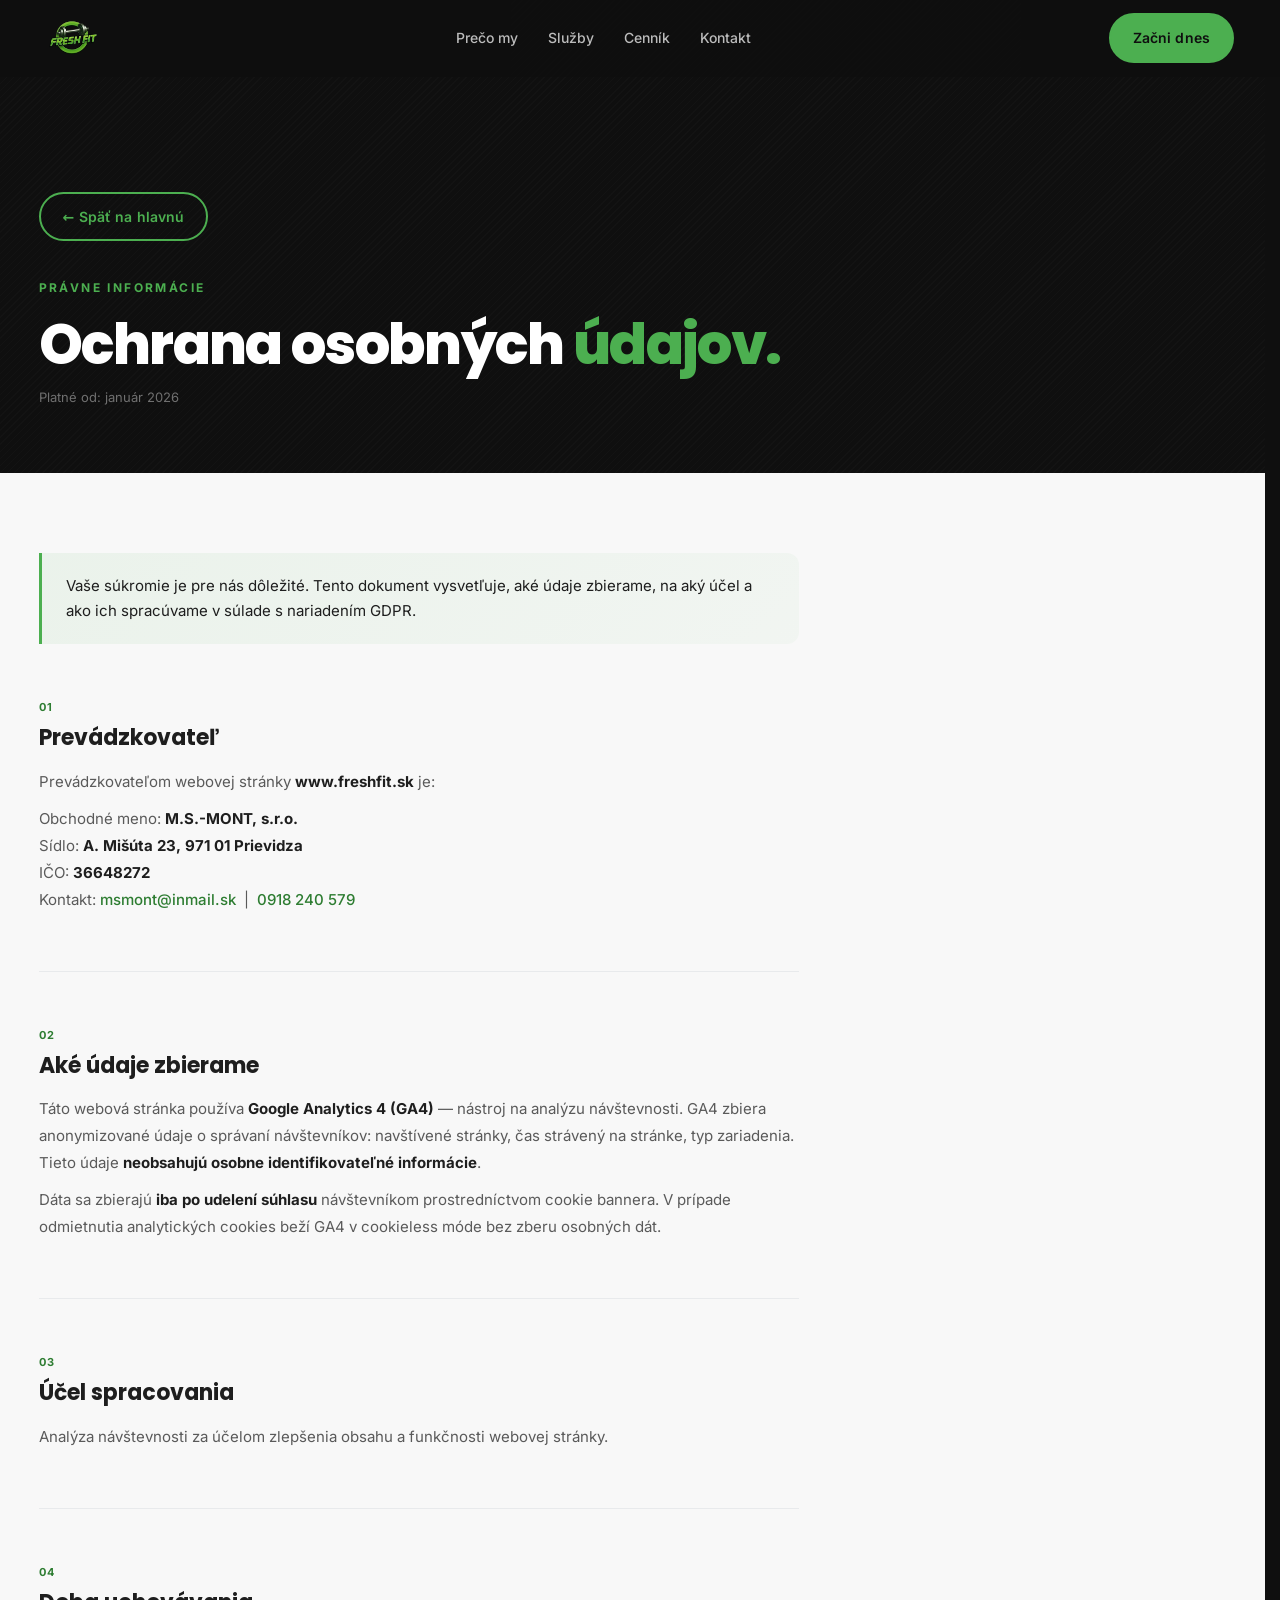
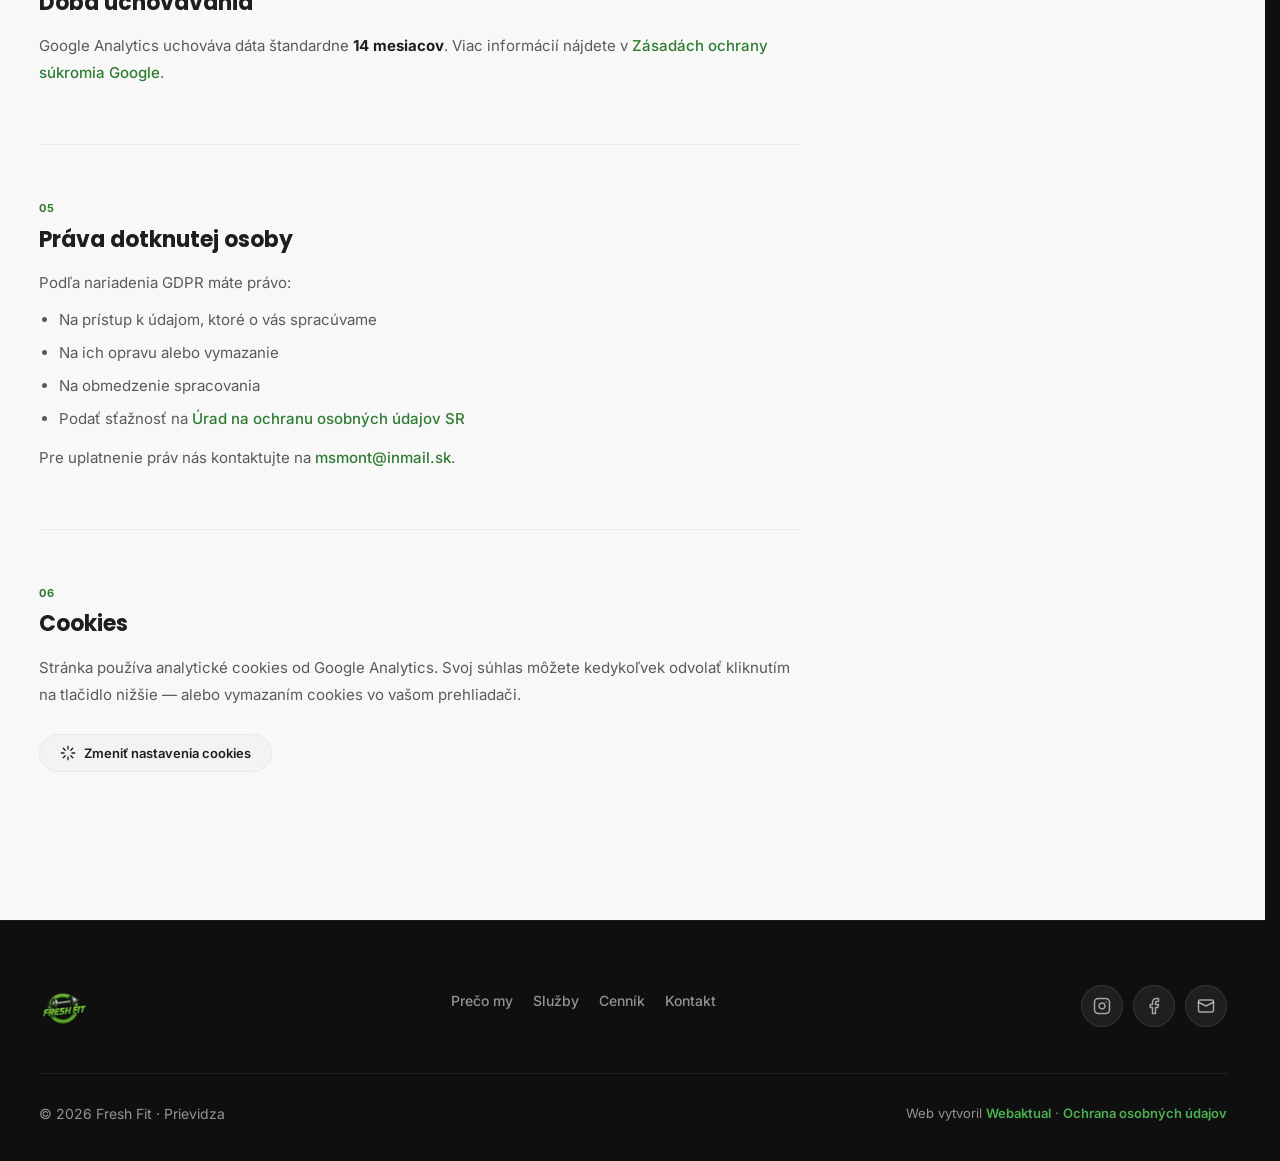
<file: ochrana-udajov.html>
<!DOCTYPE html>
<html lang="sk">
<head>
  <script>
    /* Ľahký režim pre vstavané prehliadače (Messenger, Instagram, Facebook, TikTok…):
       sú slabšie a ich lišta pri scrolle mení výšku okna — bez Lenis a bez
       nekonečných dekoratívnych animácií (styles.css, html[data-lite]). */
    try { if (/FBAN|FBAV|FB_IAB|FBIOS|Instagram|Messenger|musical_ly|TikTok|Snapchat|Pinterest|Line\//i.test(navigator.userAgent)) document.documentElement.dataset.lite = '1'; } catch (e) {}
  </script>
<meta charset="UTF-8" />
<meta name="viewport" content="width=device-width, initial-scale=1.0" />
<!-- ============ LEGACY FALLBACK — staré TV/prehliadače bez CSS var()/grid ============ -->
<script>
(function () {
  var okVar = window.CSS && window.CSS.supports && window.CSS.supports('color', 'var(--x)');
  var okGrid = window.CSS && window.CSS.supports && window.CSS.supports('display', 'grid');
  if (!okVar || !okGrid) {
    document.documentElement.classList.add('legacy-browser');
  }
})();
</script>
<style>
.legacy-browser body > *:not(#ff-legacy) { display: none !important; }
#ff-legacy {
  display: none;
  box-sizing: border-box;
  min-height: 100vh;
  width: 100%;
  padding: 48px 24px;
  background-color: #0f0f0f;
  color: #f5f5f5;
  font-family: Arial, Helvetica, sans-serif;
  text-align: center;
  flex-direction: column;
  align-items: center;
  justify-content: center;
  gap: 18px;
}
.legacy-browser #ff-legacy { display: flex; }
#ff-legacy img { width: 90px; height: 90px; border-radius: 12px; }
#ff-legacy h1 { margin: 0; font-size: 30px; font-weight: bold; color: #f5f5f5; }
#ff-legacy p { margin: 0; font-size: 16px; line-height: 1.5; color: #cfcfcf; max-width: 320px; }
#ff-legacy a.ff-legacy-btn {
  display: inline-block;
  margin-top: 6px;
  padding: 14px 30px;
  background-color: #4CAF50;
  color: #ffffff;
  font-size: 18px;
  font-weight: bold;
  text-decoration: none;
  border-radius: 8px;
}
#ff-legacy .ff-legacy-info { margin-top: 14px; font-size: 13px; line-height: 1.7; color: #9a9a9a; }
#ff-legacy .ff-legacy-info a { color: #9a9a9a; }
</style>
<link rel="canonical" href="https://www.freshfit.sk/ochrana-udajov.html" />
<title>Ochrana osobných údajov — Fresh Fit Prievidza</title>
<meta name="description" content="Ochrana osobných údajov a informácie o spracovaní cookies — Fresh Fit Prievidza." />
<link rel="preload" href="/fonts/inter-latin-567244.woff2" as="font" type="font/woff2" crossorigin>
<style>
@font-face { font-family: 'Inter'; font-style: normal; font-weight: 400; font-display: swap; src: url(/fonts/inter-latin-ext-395290.woff2) format('woff2'); unicode-range: U+0100-02BA, U+02BD-02C5, U+02C7-02CC, U+02CE-02D7, U+02DD-02FF, U+0304, U+0308, U+0329, U+1D00-1DBF, U+1E00-1E9F, U+1EF2-1EFF, U+2020, U+20A0-20AB, U+20AD-20C4, U+2113, U+2C60-2C7F, U+A720-A7FF; }
@font-face { font-family: 'Inter'; font-style: normal; font-weight: 400; font-display: swap; src: url(/fonts/inter-latin-567244.woff2) format('woff2'); unicode-range: U+0000-00FF, U+0131, U+0152-0153, U+02BB-02BC, U+02C6, U+02DA, U+02DC, U+0304, U+0308, U+0329, U+2000-206F, U+20AC, U+2122, U+2191, U+2193, U+2212, U+2215, U+FEFF, U+FFFD; }
@font-face { font-family: 'Inter'; font-style: normal; font-weight: 500; font-display: swap; src: url(/fonts/inter-latin-ext-395290.woff2) format('woff2'); unicode-range: U+0100-02BA, U+02BD-02C5, U+02C7-02CC, U+02CE-02D7, U+02DD-02FF, U+0304, U+0308, U+0329, U+1D00-1DBF, U+1E00-1E9F, U+1EF2-1EFF, U+2020, U+20A0-20AB, U+20AD-20C4, U+2113, U+2C60-2C7F, U+A720-A7FF; }
@font-face { font-family: 'Inter'; font-style: normal; font-weight: 500; font-display: swap; src: url(/fonts/inter-latin-567244.woff2) format('woff2'); unicode-range: U+0000-00FF, U+0131, U+0152-0153, U+02BB-02BC, U+02C6, U+02DA, U+02DC, U+0304, U+0308, U+0329, U+2000-206F, U+20AC, U+2122, U+2191, U+2193, U+2212, U+2215, U+FEFF, U+FFFD; }
@font-face { font-family: 'Inter'; font-style: normal; font-weight: 600; font-display: swap; src: url(/fonts/inter-latin-ext-395290.woff2) format('woff2'); unicode-range: U+0100-02BA, U+02BD-02C5, U+02C7-02CC, U+02CE-02D7, U+02DD-02FF, U+0304, U+0308, U+0329, U+1D00-1DBF, U+1E00-1E9F, U+1EF2-1EFF, U+2020, U+20A0-20AB, U+20AD-20C4, U+2113, U+2C60-2C7F, U+A720-A7FF; }
@font-face { font-family: 'Inter'; font-style: normal; font-weight: 600; font-display: swap; src: url(/fonts/inter-latin-567244.woff2) format('woff2'); unicode-range: U+0000-00FF, U+0131, U+0152-0153, U+02BB-02BC, U+02C6, U+02DA, U+02DC, U+0304, U+0308, U+0329, U+2000-206F, U+20AC, U+2122, U+2191, U+2193, U+2212, U+2215, U+FEFF, U+FFFD; }
@font-face { font-family: 'Inter'; font-style: normal; font-weight: 700; font-display: swap; src: url(/fonts/inter-latin-ext-395290.woff2) format('woff2'); unicode-range: U+0100-02BA, U+02BD-02C5, U+02C7-02CC, U+02CE-02D7, U+02DD-02FF, U+0304, U+0308, U+0329, U+1D00-1DBF, U+1E00-1E9F, U+1EF2-1EFF, U+2020, U+20A0-20AB, U+20AD-20C4, U+2113, U+2C60-2C7F, U+A720-A7FF; }
@font-face { font-family: 'Inter'; font-style: normal; font-weight: 700; font-display: swap; src: url(/fonts/inter-latin-567244.woff2) format('woff2'); unicode-range: U+0000-00FF, U+0131, U+0152-0153, U+02BB-02BC, U+02C6, U+02DA, U+02DC, U+0304, U+0308, U+0329, U+2000-206F, U+20AC, U+2122, U+2191, U+2193, U+2212, U+2215, U+FEFF, U+FFFD; }
@font-face { font-family: 'Poppins'; font-style: normal; font-weight: 500; font-display: swap; src: url(/fonts/poppins-latin-ext-4754f6.woff2) format('woff2'); unicode-range: U+0100-02BA, U+02BD-02C5, U+02C7-02CC, U+02CE-02D7, U+02DD-02FF, U+0304, U+0308, U+0329, U+1D00-1DBF, U+1E00-1E9F, U+1EF2-1EFF, U+2020, U+20A0-20AB, U+20AD-20C4, U+2113, U+2C60-2C7F, U+A720-A7FF; }
@font-face { font-family: 'Poppins'; font-style: normal; font-weight: 500; font-display: swap; src: url(/fonts/poppins-latin-178956.woff2) format('woff2'); unicode-range: U+0000-00FF, U+0131, U+0152-0153, U+02BB-02BC, U+02C6, U+02DA, U+02DC, U+0304, U+0308, U+0329, U+2000-206F, U+20AC, U+2122, U+2191, U+2193, U+2212, U+2215, U+FEFF, U+FFFD; }
@font-face { font-family: 'Poppins'; font-style: normal; font-weight: 600; font-display: swap; src: url(/fonts/poppins-latin-ext-4445c0.woff2) format('woff2'); unicode-range: U+0100-02BA, U+02BD-02C5, U+02C7-02CC, U+02CE-02D7, U+02DD-02FF, U+0304, U+0308, U+0329, U+1D00-1DBF, U+1E00-1E9F, U+1EF2-1EFF, U+2020, U+20A0-20AB, U+20AD-20C4, U+2113, U+2C60-2C7F, U+A720-A7FF; }
@font-face { font-family: 'Poppins'; font-style: normal; font-weight: 600; font-display: swap; src: url(/fonts/poppins-latin-fd1924.woff2) format('woff2'); unicode-range: U+0000-00FF, U+0131, U+0152-0153, U+02BB-02BC, U+02C6, U+02DA, U+02DC, U+0304, U+0308, U+0329, U+2000-206F, U+20AC, U+2122, U+2191, U+2193, U+2212, U+2215, U+FEFF, U+FFFD; }
@font-face { font-family: 'Poppins'; font-style: normal; font-weight: 700; font-display: swap; src: url(/fonts/poppins-latin-ext-293d06.woff2) format('woff2'); unicode-range: U+0100-02BA, U+02BD-02C5, U+02C7-02CC, U+02CE-02D7, U+02DD-02FF, U+0304, U+0308, U+0329, U+1D00-1DBF, U+1E00-1E9F, U+1EF2-1EFF, U+2020, U+20A0-20AB, U+20AD-20C4, U+2113, U+2C60-2C7F, U+A720-A7FF; }
@font-face { font-family: 'Poppins'; font-style: normal; font-weight: 700; font-display: swap; src: url(/fonts/poppins-latin-ddd022.woff2) format('woff2'); unicode-range: U+0000-00FF, U+0131, U+0152-0153, U+02BB-02BC, U+02C6, U+02DA, U+02DC, U+0304, U+0308, U+0329, U+2000-206F, U+20AC, U+2122, U+2191, U+2193, U+2212, U+2215, U+FEFF, U+FFFD; }
@font-face { font-family: 'Poppins'; font-style: normal; font-weight: 800; font-display: swap; src: url(/fonts/poppins-latin-ext-f895dc.woff2) format('woff2'); unicode-range: U+0100-02BA, U+02BD-02C5, U+02C7-02CC, U+02CE-02D7, U+02DD-02FF, U+0304, U+0308, U+0329, U+1D00-1DBF, U+1E00-1E9F, U+1EF2-1EFF, U+2020, U+20A0-20AB, U+20AD-20C4, U+2113, U+2C60-2C7F, U+A720-A7FF; }
@font-face { font-family: 'Poppins'; font-style: normal; font-weight: 800; font-display: swap; src: url(/fonts/poppins-latin-b542d4.woff2) format('woff2'); unicode-range: U+0000-00FF, U+0131, U+0152-0153, U+02BB-02BC, U+02C6, U+02DA, U+02DC, U+0304, U+0308, U+0329, U+2000-206F, U+20AC, U+2122, U+2191, U+2193, U+2212, U+2215, U+FEFF, U+FFFD; }
</style>
<link rel="stylesheet" href="styles.css" />
<link rel="stylesheet" href="styles-sections.css" />
<link rel="icon" type="image/x-icon" href="favicon.ico" />
<link rel="icon" type="image/png" sizes="32x32" href="favicon-32x32.png" />
<link rel="icon" type="image/png" sizes="16x16" href="favicon-16x16.png" />
<link rel="apple-touch-icon" sizes="180x180" href="apple-touch-icon.png" />
<link rel="manifest" href="site.webmanifest" />
<meta name="theme-color" content="#0f0f0f" />
<script>
  window.dataLayer = window.dataLayer || [];
  function gtag(){dataLayer.push(arguments);}
  gtag('consent', 'default', { analytics_storage: 'denied', ad_storage: 'denied' });
</script>
<script>
  /* GA sa načíta pri prvej interakcii (najneskôr 8 s po načítaní) — nebrzdí štart; volania gtag()
     sa medzitým zbierajú v dataLayer, súhlas (consent) funguje rovnako */
  (function(){
    function load(){ if (window.__gaLoaded) return; window.__gaLoaded = 1;
      var s = document.createElement('script'); s.async = true;
      s.src = 'https://www.googletagmanager.com/gtag/js?id=G-60BRLKL03H'; document.head.appendChild(s); }
    function later(){ setTimeout(function(){ (window.requestIdleCallback || setTimeout)(load); }, 8000); }
    if (document.readyState === 'complete') later(); else window.addEventListener('load', later);
    ['pointerdown', 'keydown', 'scroll'].forEach(function(e){ window.addEventListener(e, load, { once: true, passive: true }); });
  })();
</script>
<script>
  gtag('js', new Date());
  gtag('config', 'G-60BRLKL03H');
</script>
<meta name="robots" content="noindex" />
<style>
/* ── Subpage hero ── */
.subpage-hero {
  background: var(--bg-dark);
  padding: 140px 0 64px;
  position: relative;
  overflow: hidden;
}
.subpage-hero::before {
  content: '';
  position: absolute; inset: 0;
  background: repeating-linear-gradient(-45deg, transparent, transparent 4px, rgba(255,255,255,0.015) 4px, rgba(255,255,255,0.015) 5px);
}
.subpage-hero .container { position: relative; z-index: 1; }
.subpage-back {
  margin-bottom: 32px;
}
.subpage-hero h1 {
  font-family: 'Poppins', sans-serif;
  font-size: clamp(2rem, 5vw, 3.5rem);
  font-weight: 800;
  color: #fff;
  line-height: 1.1;
  letter-spacing: -0.03em;
  margin-bottom: 12px;
}
.subpage-hero h1 .accent { color: var(--accent); }
.subpage-hero .updated {
  font-size: 13px;
  color: rgba(255,255,255,0.4);
  margin: 0;
}

/* ── GDPR content body ── */
.gdpr-body {
  background: var(--bg-light);
  padding: 80px 0 100px;
}
.gdpr-content {
  max-width: 760px;
}
.gdpr-highlight {
  background: linear-gradient(135deg, rgba(76,175,80,0.08) 0%, rgba(76,175,80,0.04) 100%);
  border-left: 3px solid var(--accent);
  padding: 20px 24px;
  border-radius: 0 12px 12px 0;
  margin: 0 0 48px;
  font-size: 15px;
  color: var(--text);
  line-height: 1.7;
}
.gdpr-section {
  margin-bottom: 48px;
  padding-bottom: 48px;
  border-bottom: 1px solid var(--border);
}
.gdpr-section:last-child {
  border-bottom: none;
  margin-bottom: 0;
}
.gdpr-section-num {
  display: inline-block;
  font-size: 11px;
  font-weight: 700;
  letter-spacing: 0.18em;
  text-transform: uppercase;
  color: var(--accent-ink);
  margin-bottom: 8px;
}
.gdpr-section h2 {
  font-family: 'Poppins', sans-serif;
  font-size: 22px;
  font-weight: 700;
  color: var(--text);
  margin-bottom: 16px;
  line-height: 1.25;
}
.gdpr-section p,
.gdpr-section li {
  font-size: 15px;
  color: var(--muted);
  line-height: 1.8;
  margin-bottom: 10px;
}
.gdpr-section ul {
  padding-left: 20px;
  margin: 8px 0 12px;
}
.gdpr-section li { margin-bottom: 6px; }
.gdpr-section a { color: var(--accent-ink); font-weight: 500; }
.gdpr-section a:hover { text-decoration: underline; }
.gdpr-section strong { color: var(--text); }

.gdpr-section,
.gdpr-highlight,
.gdpr-content {
  opacity: 1 !important;
  visibility: visible !important;
  transform: none !important;
}
.gdpr-placeholder {
  color: #999;
  font-style: italic;
}

/* ── Cookies reset btn ── */
.gdpr-cookie-reset {
  display: inline-flex;
  align-items: center;
  gap: 8px;
  margin-top: 16px;
  padding: 10px 20px;
  background: var(--surface-2);
  border: 1px solid var(--border);
  border-radius: var(--radius-pill);
  font-size: 13px;
  font-weight: 600;
  color: var(--text);
  cursor: pointer;
  font-family: inherit;
  transition: background 0.2s, border-color 0.2s;
}
.gdpr-cookie-reset:hover {
  background: #e9ecef;
  border-color: #ccc;
}
</style>
</head>
<body>
<div id="ff-legacy" role="main">
  <img src="freshfit-logo-legacy.png" alt="Fresh Fit" width="90" height="90" loading="lazy">
  <h1>Fresh Fit</h1>
  <p>Moderné fitnescentrum v Prievidzi. Zavolajte nám alebo sa zastavte osobne.</p>
  <a class="ff-legacy-btn" href="tel:+421918240579">+421 918 240 579</a>
  <p class="ff-legacy-info">
    A. Mišúta 23, 971 01 Prievidza<br>
    Po–Pia: 07:00–20:00 · So–Ne: 08:00–18:00<br>
    <a href="mailto:msmont@inmail.sk">msmont@inmail.sk</a>
  </p>
</div>

<!-- ============ NAV ============ -->
<nav class="nav" id="nav">
  <div class="container nav-inner">
    <a href="index.html" class="logo" aria-label="Fresh Fit">
      <img src="freshfit-logo-200.webp" srcset="freshfit-logo-200.webp 200w, freshfit-logo.webp 700w" sizes="52px" width="700" height="700" alt="Fresh Fit" class="logo-img logo-img-nav" />
    </a>
    <ul class="nav-menu" id="navMenu">
      <li><a href="index.html#why">Prečo my</a></li>
      <li><a href="index.html#services">Služby</a></li>
      <li><a href="index.html#pricing">Cenník</a></li>
      <li><a href="index.html#contact">Kontakt</a></li>
    </ul>
    <a href="index.html#contact" class="btn btn-primary btn-sm">Začni dnes</a>
    <button class="nav-toggle" id="navToggle" aria-label="Menu" aria-expanded="false">
      <span></span><span></span><span></span>
    </button>
  </div>
</nav>

<!-- ============ HERO ============ -->
<section class="subpage-hero">
  <div class="container">
    <div class="subpage-back">
      <a href="index.html" class="btn btn-outline btn-sm">← Späť na hlavnú</a>
    </div>
    <div class="section-eyebrow">Právne informácie</div>
    <h1>Ochrana osobných <span class="accent">údajov.</span></h1>
    <p class="updated">Platné od: január 2026</p>
  </div>
</section>

<!-- ============ OBSAH ============ -->
<section class="gdpr-body">
  <div class="container">
    <div class="gdpr-content">

      <div class="gdpr-highlight">
        Vaše súkromie je pre nás dôležité. Tento dokument vysvetľuje, aké údaje zbierame, na aký účel a ako ich spracúvame v súlade s nariadením GDPR.
      </div>

      <!-- 1. Prevádzkovateľ -->
      <div class="gdpr-section">
        <div class="gdpr-section-num">01</div>
        <h2>Prevádzkovateľ</h2>
        <p>Prevádzkovateľom webovej stránky <strong>www.freshfit.sk</strong> je:</p>
        <p>
          Obchodné meno: <strong>M.S.-MONT, s.r.o.</strong><br />
          Sídlo: <strong>A. Mišúta 23, 971 01 Prievidza</strong><br />
          IČO: <strong>36648272</strong><br />
          Kontakt: <a href="mailto:msmont@inmail.sk">msmont@inmail.sk</a> &nbsp;|&nbsp; <a href="tel:+421918240579">0918 240 579</a>
        </p>
      </div>

      <!-- 2. Aké údaje zbierame -->
      <div class="gdpr-section">
        <div class="gdpr-section-num">02</div>
        <h2>Aké údaje zbierame</h2>
        <p>
          Táto webová stránka používa <strong>Google Analytics 4 (GA4)</strong> — nástroj na analýzu návštevnosti.
          GA4 zbiera anonymizované údaje o správaní návštevníkov: navštívené stránky, čas strávený na stránke, typ zariadenia.
          Tieto údaje <strong>neobsahujú osobne identifikovateľné informácie</strong>.
        </p>
        <p>
          Dáta sa zbierajú <strong>iba po udelení súhlasu</strong> návštevníkom prostredníctvom cookie bannera.
          V prípade odmietnutia analytických cookies beží GA4 v cookieless móde bez zberu osobných dát.
        </p>
      </div>

      <!-- 3. Účel spracovania -->
      <div class="gdpr-section">
        <div class="gdpr-section-num">03</div>
        <h2>Účel spracovania</h2>
        <p>Analýza návštevnosti za účelom zlepšenia obsahu a funkčnosti webovej stránky.</p>
      </div>

      <!-- 4. Doba uchovávania -->
      <div class="gdpr-section">
        <div class="gdpr-section-num">04</div>
        <h2>Doba uchovávania</h2>
        <p>
          Google Analytics uchováva dáta štandardne <strong>14 mesiacov</strong>.
          Viac informácií nájdete v <a href="https://policies.google.com/privacy" target="_blank" rel="noopener">Zásadách ochrany súkromia Google</a>.
        </p>
      </div>

      <!-- 5. Práva dotknutej osoby -->
      <div class="gdpr-section">
        <div class="gdpr-section-num">05</div>
        <h2>Práva dotknutej osoby</h2>
        <p>Podľa nariadenia GDPR máte právo:</p>
        <ul>
          <li>Na prístup k údajom, ktoré o vás spracúvame</li>
          <li>Na ich opravu alebo vymazanie</li>
          <li>Na obmedzenie spracovania</li>
          <li>Podať sťažnosť na <a href="https://www.dataprotection.gov.sk" target="_blank" rel="noopener">Úrad na ochranu osobných údajov SR</a></li>
        </ul>
        <p>Pre uplatnenie práv nás kontaktujte na <a href="mailto:msmont@inmail.sk">msmont@inmail.sk</a>.</p>
      </div>

      <!-- 6. Cookies -->
      <div class="gdpr-section">
        <div class="gdpr-section-num">06</div>
        <h2>Cookies</h2>
        <p>
          Stránka používa analytické cookies od Google Analytics.
          Svoj súhlas môžete kedykoľvek odvolať kliknutím na tlačidlo nižšie — alebo vymazaním cookies vo vašom prehliadači.
        </p>
        <button class="gdpr-cookie-reset" onclick="localStorage.removeItem('ff_cookie_consent'); window.location.href='index.html';">
          <svg width="16" height="16" viewBox="0 0 24 24" fill="none" stroke="currentColor" stroke-width="2" stroke-linecap="round" stroke-linejoin="round" aria-hidden="true"><path d="M12 2v4M12 18v4M4.93 4.93l2.83 2.83M16.24 16.24l2.83 2.83M2 12h4M18 12h4M4.93 19.07l2.83-2.83M16.24 7.76l2.83-2.83"/></svg>
          Zmeniť nastavenia cookies
        </button>
      </div>

    </div>
  </div>
</section>

<!-- ============ FOOTER ============ -->
<footer class="footer">
  <div class="container footer-inner">
    <div class="footer-top">
      <a href="index.html" class="logo" aria-label="Fresh Fit — späť na hlavnú">
        <img src="freshfit-logo-200.webp" srcset="freshfit-logo-200.webp 200w, freshfit-logo.webp 700w" sizes="52px" width="700" height="700" alt="Fresh Fit" class="logo-img logo-img-footer" loading="lazy" />
      </a>
      <nav class="footer-nav" aria-label="Footer navigácia">
        <ul>
          <li><a href="index.html#why">Prečo my</a></li>
          <li><a href="index.html#services">Služby</a></li>
          <li><a href="index.html#pricing">Cenník</a></li>
          <li><a href="index.html#contact">Kontakt</a></li>
        </ul>
      </nav>
      <div class="footer-social">
        <a href="https://www.instagram.com/fresh_fit_prievidza/" target="_blank" rel="noopener" aria-label="Instagram">
          <svg viewBox="0 0 24 24" fill="none" stroke="currentColor" stroke-width="2" stroke-linecap="round" stroke-linejoin="round" aria-hidden="true"><rect x="2" y="2" width="20" height="20" rx="5"/><path d="M16 11.37A4 4 0 1 1 12.63 8 4 4 0 0 1 16 11.37z"/><line x1="17.5" y1="6.5" x2="17.51" y2="6.5"/></svg>
        </a>
        <a href="https://www.facebook.com/profile.php?id=61559755617984" target="_blank" rel="noopener" aria-label="Facebook">
          <svg viewBox="0 0 24 24" fill="none" stroke="currentColor" stroke-width="2" stroke-linecap="round" stroke-linejoin="round" aria-hidden="true"><path d="M18 2h-3a5 5 0 0 0-5 5v3H7v4h3v8h4v-8h3l1-4h-4V7a1 1 0 0 1 1-1h3z"/></svg>
        </a>
        <a href="mailto:msmont@inmail.sk" aria-label="E-mail">
          <svg viewBox="0 0 24 24" fill="none" stroke="currentColor" stroke-width="2" stroke-linecap="round" stroke-linejoin="round" aria-hidden="true"><rect x="2" y="4" width="20" height="16" rx="2"/><path d="m22 7-10 5L2 7"/></svg>
        </a>
      </div>
    </div>
    <div class="footer-bottom">
      <div class="footer-copy">© 2026 Fresh Fit · Prievidza</div>
      <div class="footer-credit">
        Web vytvoril <a href="https://webaktual.sk" target="_blank" rel="noopener">Webaktual</a>
        · <a href="ochrana-udajov.html">Ochrana osobných údajov</a>
      </div>
    </div>
  </div>
</footer>

<script>
// ── Nav scroll + mobile toggle ────────────────────────────────
const nav = document.getElementById("nav");
window.addEventListener("scroll", () => {
  nav.classList.toggle("scrolled", window.scrollY > 20);
}, { passive: true });
const toggle = document.getElementById("navToggle");
const menu   = document.getElementById("navMenu");
toggle.addEventListener("click", () => {
  const isOpen = toggle.classList.toggle("open");
  menu.classList.toggle("open");
  toggle.setAttribute("aria-expanded", String(isOpen));
});
menu.querySelectorAll("a").forEach(a => {
  a.addEventListener("click", () => {
    toggle.classList.remove("open");
    menu.classList.remove("open");
    toggle.setAttribute("aria-expanded", "false");
  });
});
</script>

<script>
// Reveal on scroll
const revealObs = new IntersectionObserver((entries) => {
  entries.forEach(e => {
    if (e.isIntersecting) {
      e.target.classList.add('visible');
      revealObs.unobserve(e.target);
    }
  });
}, { threshold: 0.05, rootMargin: '0px 0px -20px 0px' });
document.querySelectorAll('.reveal, .reveal-left, .reveal-right')
  .forEach(el => revealObs.observe(el));

// Bezpečnostná poistka — po 1 sekunde ukáž všetko
setTimeout(() => {
  document.querySelectorAll('.reveal, .reveal-left, .reveal-right')
    .forEach(el => el.classList.add('visible'));
}, 1000);
</script>

</body>
</html>
</file>
<file: styles.css>
/* ============ DESIGN TOKENS ============ */
:root {
  /* Colors */
  --accent: #4CAF50;
  --accent-dark: #388E3C;
  /* tmavší odtieň značky pre text na svetlom pozadí (kontrast WCAG AA) */
  --accent-ink: #2E7D32;
  --accent-light: rgba(76,175,80,0.12);
  --accent-glow: rgba(76,175,80,0.35);

  /* Backgrounds */
  --bg-dark: #0f0f0f;
  --bg-dark-mid: #1a1a1a;
  --bg-dark-card: #1e1e1e;
  --bg-light: #f8f8f8;
  --bg-white: #ffffff;

  /* Compat aliases */
  --bg: #f8f8f8;
  --surface: #ffffff;
  --surface-2: #F1F3F5;
  --text: #1E1E1E;
  --text-dark: #ffffff;
  --muted: #5A5A5A;
  --muted-dark: rgba(255,255,255,0.6);
  --border: #E8EAEC;
  --border-dark: rgba(255,255,255,0.1);

  /* Shadows */
  --shadow-sm: 0 2px 10px rgba(0,0,0,0.05);
  --shadow: 0 8px 30px rgba(0,0,0,0.07);
  --shadow-lg: 0 20px 60px rgba(0,0,0,0.1);
  --shadow-green: 0 12px 40px rgba(76,175,80,0.3);

  /* Shape */
  --radius: 18px;
  --radius-lg: 24px;
  --radius-pill: 999px;

  /* Diagonal stripe texture for dark sections — pure CSS, no base64 */
  --noise: repeating-linear-gradient(
    -45deg,
    transparent,
    transparent 4px,
    rgba(255,255,255,0.015) 4px,
    rgba(255,255,255,0.015) 5px
  );

  /* Dot pattern for light sections */
  --dots: radial-gradient(rgba(0,0,0,0.04) 1px, transparent 1px);
}

section[id] { scroll-margin-top: 80px; }

#pricing { background: #f5f4f0; }

/* Navbar scroll offset pre všetky sekcie */
section[id] {
  scroll-margin-top: 80px;
}

/* ============ RESET & BASE ============ */
*, *::before, *::after { box-sizing: border-box; margin: 0; padding: 0; }
html {
  overflow-x: hidden;
  background-color: #0f0f0f; /* okamžite tmavé pozadie — bez bieleho prebliknutia */
  /* rezervuj miesto pre scrollbar natrvalo — overflow:hidden počas intra inak mení šírku
     viewportu (Windows) a obsah po odomknutí scrollu poskočí doľava */
  scrollbar-gutter: stable;
}
body {
  font-family: 'Inter', system-ui, -apple-system, sans-serif;
  background: var(--bg-light);
  background-color: #0f0f0f; /* prekryje light default kým sa nespustí CSS sekcie */
  color: var(--text);
  line-height: 1.65;
  overflow-x: hidden;
  position: relative; /* zabraňuje scroll-container konfliktu s html */
  -webkit-font-smoothing: antialiased;
  -moz-osx-font-smoothing: grayscale;
}
a { color: inherit; text-decoration: none; }
img { max-width: 100%; display: block; }

.container {
  max-width: 1260px;
  margin: 0 auto;
  padding: 0 36px;
}

/* ============ TYPOGRAPHY ============ */
.section-eyebrow {
  display: inline-block;
  font-size: 12px;
  font-weight: 700;
  letter-spacing: 0.2em;
  text-transform: uppercase;
  color: var(--accent);
  margin-bottom: 16px;
}
.section-title {
  font-family: 'Poppins', sans-serif;
  font-size: clamp(2.5rem, 5vw, 4.5rem);
  font-weight: 700;
  line-height: 1.08;
  letter-spacing: -0.03em;
  color: var(--text);
  margin-bottom: 20px;
}
.section-title .accent { color: var(--accent); }
.section-subtitle {
  font-size: 17px;
  color: var(--muted);
  max-width: 560px;
  line-height: 1.7;
}
.section-head {
  display: flex;
  justify-content: space-between;
  align-items: flex-end;
  gap: 40px;
  flex-wrap: wrap;
  margin-bottom: 64px;
}

/* ============ BUTTONS ============ */
.btn {
  display: inline-flex;
  align-items: center;
  justify-content: center;
  gap: 10px;
  padding: 15px 30px;
  font-family: inherit;
  font-size: 15px;
  font-weight: 600;
  letter-spacing: 0.01em;
  border-radius: var(--radius-pill);
  border: 2px solid transparent;
  cursor: pointer;
  transition: transform 0.22s ease, box-shadow 0.22s ease, background 0.22s ease, color 0.22s ease, border-color 0.22s ease;
  white-space: nowrap;
  text-decoration: none;
}
.btn-primary {
  background: var(--accent);
  /* tmavý text na jasnej zelenej — čitateľnejší než biely (kontrast WCAG AA) */
  color: #0f0f0f;
  border-color: var(--accent);
}
.btn-primary:hover {
  background: var(--accent-dark);
  border-color: var(--accent-dark);
  transform: translateY(-3px);
  box-shadow: var(--shadow-green);
}
.btn-outline {
  background: transparent;
  color: var(--accent);
  border-color: var(--accent);
}
.btn-outline:hover {
  background: var(--accent);
  color: #fff;
  transform: translateY(-3px);
  box-shadow: var(--shadow-green);
}
.btn-outline-white {
  background: rgba(255,255,255,0.12);
  color: #fff;
  border-color: rgba(255,255,255,0.4);
  backdrop-filter: blur(10px);
  -webkit-backdrop-filter: blur(10px);
}
.btn-outline-white:hover {
  background: rgba(255,255,255,0.22);
  border-color: rgba(255,255,255,0.7);
  transform: translateY(-3px);
}
.btn-white {
  background: #fff;
  color: var(--accent-dark);
  border-color: #fff;
  font-weight: 700;
}
.btn-white:hover {
  background: var(--bg-light);
  transform: translateY(-3px);
  box-shadow: 0 12px 40px rgba(0,0,0,0.2);
}
.btn-sm { padding: 11px 22px; font-size: 14px; }

/* ============ NAVIGATION ============ */
.nav {
  position: fixed;
  top: 0; left: 0; right: 0;
  z-index: 1000;
  background: rgba(15,15,15,0.9);
  border-bottom: 1px solid transparent;
  transition: border-color 0.3s ease, box-shadow 0.3s ease, background 0.3s ease;
}
.nav.scrolled {
  background: rgba(15,15,15,0.97);
  border-bottom-color: rgba(255,255,255,0.08);
  box-shadow: 0 4px 30px rgba(0,0,0,0.3);
}
.nav-inner {
  display: flex;
  align-items: center;
  justify-content: space-between;
  height: 76px;
  gap: 24px;
}
.logo {
  display: flex;
  align-items: center;
  gap: 10px;
  font-family: 'Poppins', sans-serif;
  font-weight: 700;
  font-size: 20px;
  color: #fff;
  flex-shrink: 0;
}
.logo-img { display: block; width: auto; object-fit: contain; background: transparent; }
.logo-img-nav { height: 52px; width: auto; }
.logo-img-footer { height: 48px; width: auto; }

.nav-menu {
  display: flex;
  gap: 6px;
  list-style: none;
  align-items: center;
}
.nav-menu > li > a {
  font-size: 14px;
  font-weight: 500;
  color: rgba(255,255,255,0.72);
  position: relative;
  padding: 8px 12px;
  border-radius: 10px;
  transition: color 0.2s ease, background 0.2s ease;
  display: block;
}
.nav-menu > li > a:hover {
  color: #fff;
  background: rgba(255,255,255,0.08);
}
.nav-menu > li > a::after { display: none; }

/* Nav Toggle — skrytý na desktope, viditeľný na mobile */
.nav-toggle {
  display: none;
  background: none;
  border: none;
  cursor: pointer;
  width: 44px; height: 44px;
  position: relative;
  color: #fff;
  flex-shrink: 0;
}
.nav-toggle span {
  position: absolute;
  left: 10px; right: 10px;
  height: 2px;
  background: currentColor;
  border-radius: 2px;
  transition: transform 0.25s ease, opacity 0.2s ease, top 0.25s ease;
}
.nav-toggle span:nth-child(1) { top: 15px; }
.nav-toggle span:nth-child(2) { top: 21px; }
.nav-toggle span:nth-child(3) { top: 27px; }
.nav-toggle.open span:nth-child(1) { top: 21px; transform: rotate(45deg); }
.nav-toggle.open span:nth-child(2) { opacity: 0; }
.nav-toggle.open span:nth-child(3) { top: 21px; transform: rotate(-45deg); }

/* Dropdown */
.nav-dropdown { position: relative; }
.nav-dropdown > a { cursor: pointer; user-select: none; }
.dropdown-menu {
  position: absolute;
  top: calc(100% + 8px);
  left: 50%;
  transform: translateX(-50%) translateY(6px);
  background: var(--bg-dark-mid);
  border-radius: 16px;
  box-shadow: 0 16px 50px rgba(0,0,0,0.4);
  border: 1px solid rgba(255,255,255,0.1);
  padding: 8px;
  min-width: 165px;
  list-style: none;
  opacity: 0;
  visibility: hidden;
  transition: opacity 0.2s ease, transform 0.2s ease, visibility 0.2s;
  z-index: 200;
}
.nav-dropdown:hover .dropdown-menu,
.nav-dropdown:focus-within .dropdown-menu {
  opacity: 1;
  visibility: visible;
  transform: translateX(-50%) translateY(0);
}
.dropdown-menu li a {
  display: block;
  padding: 10px 16px;
  border-radius: 10px;
  font-size: 14px;
  font-weight: 500;
  color: rgba(255,255,255,0.7);
  transition: background 0.15s, color 0.15s;
}
.dropdown-menu li a:hover { background: rgba(76,175,80,0.15); color: #fff; }
.dropdown-menu li a::after { display: none; }

/* ============ HERO ============ */
.hero {
  position: relative;
  min-height: 100vh;
  min-height: 100svh;
  /* obsah vertikálne vycentrované; padding-top = odstup od fixnej nav (76px) */
  padding-top: clamp(88px, 10vh, 108px);
  padding-bottom: clamp(48px, 7vh, 84px);
  display: flex;
  flex-direction: column;
  justify-content: center;
  overflow: hidden;
}
/* Nižšie obrazovky: výšku určuje obsah, nech sa štatistiky neorežú */
@media (max-height: 800px) {
  .hero { min-height: auto; }
}
/* Pozadí hero — izolovaný div, žiadny transform/transition = koniec zoom na iOS */
.hero-bg {
  position: absolute;
  inset: 0;
  background-image: url('images/priestory/5.webp');
  background-size: cover;
  background-position: center center;
  background-repeat: no-repeat;
  z-index: 0;
  opacity: 1 !important;
  transform: none !important;
  transition: none !important;
  animation: none !important;
  will-change: auto !important;
}
@media (max-width: 900px) {
  .hero-bg { background-image: url('images/priestory/5-m.webp'); }
}
/* Dark overlay — gradient pre lepšiu čitateľnosť textu */
.hero::before {
  content: '';
  position: absolute;
  inset: 0;
  background: linear-gradient(
    105deg,
    rgba(0,0,0,0.88) 0%,
    rgba(0,0,0,0.75) 45%,
    rgba(0,0,0,0.25) 100%
  );
  z-index: 1;
  pointer-events: none;
}
/* Green gradient from left */
.hero::after {
  content: '';
  position: absolute;
  inset: 0;
  background: linear-gradient(105deg, rgba(15,80,15,0.4) 0%, transparent 55%);
  z-index: 1;
  pointer-events: none;
}
.hero-inner {
  position: relative;
  z-index: 2;
  padding: 0 0 clamp(32px, 5vh, 56px);
  width: 100%;
}
.hero-text { max-width: 720px; }

.hero-eyebrow {
  display: inline-flex;
  align-items: center;
  gap: 10px;
  padding: 8px 18px;
  background: rgba(255,255,255,0.1);
  border: 1px solid rgba(255,255,255,0.2);
  backdrop-filter: blur(12px);
  -webkit-backdrop-filter: blur(12px);
  border-radius: var(--radius-pill);
  font-size: 13px;
  font-weight: 600;
  color: #ffffff;
  margin-bottom: 30px;
  animation: fadeUp 0.8s ease both;
}
.pulse-dot {
  width: 8px; height: 8px;
  border-radius: 50%;
  background: var(--accent);
  box-shadow: 0 0 0 0 var(--accent-glow);
  animation: pulse 2.2s ease-out infinite;
}
@keyframes pulse {
  0%   { box-shadow: 0 0 0 0 var(--accent-glow); }
  70%  { box-shadow: 0 0 0 10px rgba(76,175,80,0); }
  100% { box-shadow: 0 0 0 0 rgba(76,175,80,0); }
}

.hero h1 {
  font-family: 'Poppins', 'Poppins Fallback', sans-serif;
  font-size: clamp(2.8rem, 8.5vw, 7rem);
  font-weight: 800;
  line-height: 1.02;
  letter-spacing: -0.035em;
  margin-bottom: clamp(10px, 1.8vh, 18px);
  color: #ffffff;
  text-shadow: 0 4px 40px rgba(0,0,0,0.4);
  animation: fadeUp 0.8s 0.1s ease both;
}
.hero h1 .accent { color: var(--accent); }

.hero p.lead {
  font-size: clamp(17px, 1.6vw, 21px);
  color: rgba(255,255,255,0.88);
  max-width: 560px;
  margin-bottom: clamp(12px, 2vh, 22px);
  line-height: 1.55;
  text-shadow: 0 2px 16px rgba(0,0,0,0.3);
  /* zalomenie riadku z CMS (\n) zostane zachované */
  white-space: pre-line;
  animation: fadeUp 0.8s 0.2s ease both;
}
.hero-ctas {
  display: flex;
  gap: 14px;
  flex-wrap: wrap;
  animation: fadeUp 0.8s 0.3s ease both;
}

.hero-stats {
  margin-top: clamp(18px, 3vh, 34px);
  display: grid;
  grid-template-columns: repeat(4, 1fr);
  gap: 32px;
  max-width: 680px;
  padding-top: clamp(14px, 2vh, 22px);
  border-top: 1px solid rgba(255,255,255,0.18);
  animation: fadeUp 0.8s 0.4s ease both;
}
.hero-stat {}
.hero-stats .stat-num {
  font-family: 'Poppins', sans-serif;
  font-size: clamp(28px, 3vw, 42px);
  font-weight: 800;
  line-height: 1;
  letter-spacing: -0.025em;
  color: #fff;
  margin-bottom: 7px;
}
.hero-stats .stat-num span { color: var(--accent); }
.hero-stats .stat-label {
  font-size: 13px;
  color: rgba(255,255,255,0.65);
  font-weight: 500;
  line-height: 1.4;
}

/* ============ SECTION COMMON ============ */
section { padding: 110px 0; position: relative; }

/* ============ REVEAL ANIMATIONS ============ */
/* Základná — zdola hore */
.reveal {
  opacity: 0;
  transform: translateY(32px);
  transition: opacity 0.7s ease, transform 0.7s ease;
  transition-delay: calc(0.08s * var(--i, 0));
}
.reveal.visible { opacity: 1; transform: translateY(0); }

/* Alternate left/right — pre karty */
.reveal-left {
  opacity: 0;
  transform: translateX(-50px);
  transition: opacity 0.6s ease, transform 0.6s ease;
}
.reveal-right {
  opacity: 0;
  transform: translateX(50px);
  transition: opacity 0.6s ease, transform 0.6s ease;
}
.reveal-left.visible,
.reveal-right.visible {
  opacity: 1;
  transform: translateX(0);
}

.reveal-delay-1 { transition-delay: 0.1s; }
.reveal-delay-2 { transition-delay: 0.2s; }
.reveal-delay-3 { transition-delay: 0.3s; }
.reveal-delay-4 { transition-delay: 0.4s; }

/* Reduced motion — vypne všetky animácie */
@media (prefers-reduced-motion: reduce) {
  .reveal, .reveal-left, .reveal-right {
    opacity: 1; transform: none; transition: none;
  }
}

@keyframes fadeUp {
  from { opacity: 0; transform: translateY(24px); }
  to   { opacity: 1; transform: translateY(0); }
}

/* ============ BACK TO TOP ============ */
.back-to-top {
  position: fixed;
  bottom: 28px; right: 28px;
  width: 50px; height: 50px;
  border-radius: 50%;
  background: var(--accent);
  color: #fff;
  display: grid; place-items: center;
  cursor: pointer;
  user-select: none;
  z-index: 90;
  box-shadow: 0 8px 28px var(--accent-glow);
  opacity: 0; visibility: hidden;
  transform: translateY(14px);
  transition: opacity 0.25s ease, transform 0.25s ease, visibility 0.25s ease, background 0.2s ease;
}
.back-to-top.visible { opacity: 1; visibility: visible; transform: translateY(0); }
.back-to-top:hover { background: var(--accent-dark); transform: translateY(-4px); }

/* ============ COOKIE BANNER ============ */
.cookie-banner {
  position: fixed;
  bottom: 0; left: 0; right: 0;
  width: 100%;
  box-sizing: border-box;
  overflow: hidden;
  z-index: 999;
  background: #fff;
  border-top: 1px solid var(--border);
  box-shadow: 0 -8px 40px rgba(0,0,0,0.1);
  padding: 20px 0;
}
.cookie-banner-inner {
  max-width: 1260px; margin: 0 auto; padding: 0 36px;
  display: flex; align-items: center; gap: 32px; flex-wrap: wrap;
}
.cookie-banner-text { flex: 1; min-width: 0; }
.cookie-banner-text strong { font-size: 15px; color: var(--text); display: block; margin-bottom: 4px; }
.cookie-banner-text p { font-size: 13px; color: var(--muted); margin: 0; line-height: 1.5; }
.cookie-banner-text a { color: var(--accent); }
.cookie-banner-btns { display: flex; gap: 10px; flex-shrink: 0; flex-wrap: wrap; }
.cookie-btn-decline { background: transparent; color: var(--muted); border: 1px solid var(--border); border-radius: var(--radius-pill); }
.cookie-btn-decline:hover { background: var(--surface-2); }
.cookie-btn-custom { background: transparent; color: var(--text); border: 1px solid var(--border); border-radius: var(--radius-pill); }
.cookie-btn-custom:hover { background: var(--surface-2); }

/* Cookie Modal */
.cookie-modal {
  position: fixed; inset: 0;
  background: rgba(0,0,0,0.6);
  z-index: 1000; display: flex;
  align-items: center; justify-content: center; padding: 24px;
}
.cookie-modal-box {
  background: #fff; border-radius: 20px;
  width: 100%; max-width: 520px;
  box-shadow: 0 24px 80px rgba(0,0,0,0.25);
}
.cookie-modal-header {
  display: flex; justify-content: space-between; align-items: center;
  padding: 24px 28px 20px; border-bottom: 1px solid var(--border);
}
.cookie-modal-header h3 { font-family: 'Poppins', sans-serif; font-size: 18px; font-weight: 700; margin: 0; }
.cookie-modal-close {
  width: 32px; height: 32px; border: none; background: var(--surface-2);
  border-radius: 50%; cursor: pointer; font-size: 14px; color: var(--muted);
  display: grid; place-items: center; transition: background 0.2s;
}
.cookie-modal-close:hover { background: var(--border); }
.cookie-modal-body { padding: 8px 0; }
.cookie-row {
  display: flex; align-items: center; justify-content: space-between;
  gap: 20px; padding: 18px 28px; border-bottom: 1px solid var(--border);
}
.cookie-row:last-child { border-bottom: none; }
.cookie-row-title { font-weight: 600; font-size: 14px; color: var(--text); margin-bottom: 3px; }
.cookie-row-desc { font-size: 12px; color: var(--muted); line-height: 1.5; }
.cookie-toggle-on {
  background: var(--accent); color: #fff; font-size: 11px; font-weight: 700;
  padding: 5px 12px; border-radius: 999px; white-space: nowrap; flex-shrink: 0; opacity: 0.6;
}
.cookie-toggle-wrap { flex-shrink: 0; cursor: pointer; }
.cookie-toggle-wrap input { display: none; }
.cookie-switch {
  display: block; width: 44px; height: 24px; background: var(--border);
  border-radius: 999px; position: relative; transition: background 0.2s;
}
.cookie-switch::after {
  content: ''; position: absolute; top: 3px; left: 3px;
  width: 18px; height: 18px; border-radius: 50%; background: #fff;
  transition: transform 0.2s; box-shadow: 0 1px 4px rgba(0,0,0,0.2);
}
.cookie-toggle-wrap input:checked + .cookie-switch { background: var(--accent); }
.cookie-toggle-wrap input:checked + .cookie-switch::after { transform: translateX(20px); }
.cookie-modal-footer {
  display: flex; gap: 10px; padding: 20px 28px 24px;
  border-top: 1px solid var(--border); justify-content: flex-end;
}

/* ============ 404 PAGE ============ */
.error-section {
  min-height: 100vh; padding: 140px 0 80px;
  display: flex; align-items: center; justify-content: center;
  text-align: center; background: #0f1a0f;
}
.error-inner { max-width: 560px; margin: 0 auto; padding: 0 24px; }
.error-logo { width: 180px; height: 180px; object-fit: contain; margin: 0 auto 24px; display: block; filter: drop-shadow(0 0 60px rgba(76,175,80,0.45)); }
.error-code { font-family: 'Poppins', sans-serif; font-size: clamp(96px,18vw,180px); font-weight: 800; line-height: 1; color: var(--accent); letter-spacing: -0.04em; margin: 0 0 12px; }
.error-title { font-family: 'Poppins', sans-serif; font-size: clamp(28px,4vw,44px); font-weight: 700; color: #fff; margin: 0 0 14px; }
.error-text { color: rgba(255,255,255,0.75); font-size: 17px; margin: 0 0 32px; line-height: 1.6; }

/* ============ REDUCED MOTION (pulse/hero animácie) ============ */
@media (prefers-reduced-motion: reduce) {
  .pulse-dot { animation: none; box-shadow: 0 0 0 2px var(--accent-glow); }
  .hero-eyebrow, .hero h1, .hero p.lead, .hero-ctas, .hero-stats { animation: none; }
}

/* ============ RESPONSIVE NAV ============ */
@media (max-width: 1024px) {
  .nav-menu { gap: 2px; }
  .nav-menu > li > a { font-size: 13px; padding: 8px 10px; }
}
@media (max-width: 860px) {
  /* ── Mobile nav: Logo vľavo + hamburger vpravo, nič viac ── */
  .nav {
    background: #0f0f0f;
    backdrop-filter: none;
    -webkit-backdrop-filter: none;
    border-bottom: none;
    z-index: 1000;
  }
  .nav.scrolled {
    background: #0f0f0f;
    box-shadow: 0 2px 16px rgba(0,0,0,0.5);
  }
  .nav-inner {
    height: 60px;
    padding: 0;
  }
  /* Logo: 36px výška */
  .logo-img-nav { height: 36px; }
  /* CTA tlačidlo: skryť na mobile */
  .nav .btn-primary { display: none; }
  /* Nav links: skryť inline, zobraziť v dropdown menu */
  .nav-menu {
    display: none; /* skryté — zobrazie sa cez transform keď .open */
  }
  .nav-menu.open {
    display: flex;
    position: fixed;
    top: 60px; left: 0; right: 0;
    background: #0f0f0f;
    flex-direction: column;
    align-items: stretch;
    padding: 16px 20px 24px;
    gap: 4px;
    border-bottom: 1px solid rgba(255,255,255,0.1);
    z-index: 999;
    animation: mobileNavIn 0.25s ease;
  }
  @keyframes mobileNavIn {
    from { opacity: 0; transform: translateY(-8px); }
    to   { opacity: 1; transform: translateY(0); }
  }
  .nav-menu > li > a {
    padding: 13px 16px;
    font-size: 16px;
    border-radius: 10px;
    color: rgba(255,255,255,0.82);
  }
  .nav-toggle {
    display: flex;
    align-items: center;
    justify-content: center;
    width: 40px; height: 40px;
  }
}

/* ============ RESPONSIVE BASE ============ */
@media (max-width: 768px) {
  .container { padding: 0 22px; }
  section { padding: 88px 0; }
  .section-head { margin-bottom: 44px; gap: 24px; }
  /* Hero: priestor pod navbarom, ale tesnejšie nech sa štatistiky zmestia */
  .hero { padding-top: 84px; }
  .hero-stats { grid-template-columns: repeat(2, 1fr); gap: clamp(16px, 3vh, 24px); max-width: 100%; }
  /* Cookie banner — mobile: bez horizontálneho pretečenia */
  .cookie-banner { padding: 16px; }
  .cookie-banner-inner {
    padding: 0;
    flex-direction: column;
    align-items: stretch;
    gap: 14px;
  }
  .cookie-banner-text { min-width: 0; }
  .cookie-banner-btns {
    width: 100%;
    gap: 8px;
    flex-wrap: wrap;
  }
  .cookie-banner-btns .btn {
    flex: 1 1 auto;
    text-align: center;
    justify-content: center;
    min-width: 0;
  }
}
@media (max-width: 480px) {
  .container { padding: 0 18px; }
  section { padding: 72px 0; }
  .hero-stats { grid-template-columns: repeat(2, 1fr); }
}

/* ============ WHY SECTION — logo stamp ============ */
.why-logo-stamp {
  position: absolute;
  right: 40px;
  top: 50%;
  transform: translateY(-50%);
  width: 520px;
  height: 520px;
  object-fit: contain;
  opacity: 0.07;
  filter: grayscale(1) brightness(10);
  pointer-events: none;
  z-index: 0;
}
@media (max-width: 860px) {
  .why-logo-stamp { width: 260px; right: 20px; }
}

/* ============ STATS GRID — Prečo my ============ */
.stats-grid {
  display: grid;
  grid-template-columns: 1fr 1fr;
  grid-template-rows: auto auto;
  gap: 16px;
  margin-top: 48px;
}
.stat-card {
  background: rgba(255,255,255,0.04);
  border: 1px solid rgba(255,255,255,0.08);
  border-radius: 16px;
  padding: 24px;
  display: flex;
  flex-direction: column;
  gap: 8px;
  position: relative;
  z-index: 1;
  isolation: isolate;
  overflow: hidden;
  transition: border-color 0.3s ease, background 0.3s ease;
}
.stat-card:hover {
  border-color: rgba(76,175,80,0.3);
  background: rgba(255,255,255,0.06);
}
.stat-card.stat-large {
  grid-row: 1 / 3;
  background: linear-gradient(135deg, #1a3a1a 0%, #0f2010 100%);
  border: 1px solid rgba(76,175,80,0.3);
  min-height: 280px;
  display: flex;
  flex-direction: column;
  justify-content: flex-end;
  padding: 32px;
  border-radius: 20px;
}
.stat-card.stat-large:hover {
  border-color: rgba(76,175,80,0.55);
  background: linear-gradient(135deg, #1f4a1f 0%, #0f2010 100%);
}
.stat-number {
  font-family: 'Poppins', sans-serif;
  font-weight: 800;
  color: #4CAF50;
  line-height: 1;
  letter-spacing: -0.03em;
}
.stat-large .stat-number {
  font-size: clamp(4rem, 8vw, 6rem);
  margin-bottom: 4px;
}
.stat-card:not(.stat-large) .stat-number {
  font-size: clamp(2rem, 4vw, 3rem);
}
.stat-unit { font-size: 0.55em; font-weight: 600; }
.stat-label-card {
  font-size: 14px;
  font-weight: 500;
  color: rgba(255,255,255,0.6);
  line-height: 1.4;
}
.stat-large .stat-label-card {
  font-size: 16px;
  color: rgba(255,255,255,0.72);
}
.stat-icon {
  margin-top: auto;
  opacity: 0.7;
}
.stat-large .stat-icon {
  position: absolute;
  top: 28px;
  right: 28px;
  opacity: 0.5;
}

@media (max-width: 768px) {
  .stats-grid {
    grid-template-columns: 1fr 1fr;
    grid-template-rows: auto;
  }
  .stat-card.stat-large {
    grid-row: auto;
    min-height: 160px;
    padding: 22px;
  }
  .stat-large .stat-icon { top: 16px; right: 16px; }
}
@media (max-width: 400px) {
  .stats-grid { grid-template-columns: 1fr; }
  .stat-card.stat-large { min-height: 140px; }
}

/* ── Prečo my — čistý rad 3 rovnocenných štatistík ── */
.why-stats {
  margin-top: 48px;
  display: grid;
  grid-template-columns: repeat(4, 1fr);
  align-items: center;
}
.why-statitem {
  text-align: center;
  padding: 8px 24px;
  position: relative;
}
.why-statitem + .why-statitem::before {
  content: '';
  position: absolute;
  left: 0; top: 50%;
  transform: translateY(-50%);
  width: 1px; height: 66px;
  background: rgba(255,255,255,0.12);
}
.why-statnum {
  font-family: 'Poppins', sans-serif;
  font-weight: 800;
  font-size: clamp(2.6rem, 5vw, 3.6rem);
  line-height: 1;
  letter-spacing: -0.03em;
  color: #4CAF50;
}
.why-statunit { font-size: 0.5em; font-weight: 700; }
.why-statlabel {
  margin-top: 12px;
  font-size: 15px;
  font-weight: 500;
  color: rgba(255,255,255,0.6);
  line-height: 1.45;
}
@media (max-width: 760px) {
  .why-stats { grid-template-columns: 1fr; }
  .why-statitem { padding: 22px 12px; }
  .why-statitem + .why-statitem::before {
    left: 50%; top: 0;
    transform: translateX(-50%);
    width: 66px; height: 1px;
  }
}

/* ============ CONTACT — 2-stĺpcový layout ============ */
/* 2-stĺpec: info vľavo, veľká mapa vpravo (rovnaká výška) */
.contact-grid-row {
  display: grid;
  grid-template-columns: 0.85fr 1.15fr;
  gap: clamp(24px, 3vw, 44px);
  align-items: stretch;
  max-width: 1100px;
  margin: 0 auto;
}
.contact-logo-ring {
  position: relative;
  width: clamp(190px, 22vw, 280px) !important;
  height: clamp(190px, 22vw, 280px) !important;
  display: flex;
  align-items: center;
  justify-content: center;
}
.contact-logo-glow-outer {
  position: absolute;
  inset: 0;
  width: 100% !important;
  height: 100% !important;
  border-radius: 50%;
  background: radial-gradient(
    circle,
    rgba(74,205,80,0.16) 0%,
    rgba(74,205,80,0.06) 48%,
    transparent 78%
  );
  animation: pulse-glow 4s ease-in-out infinite;
}
.contact-logo-glow-inner {
  position: absolute;
  inset: 10px;
  width: auto !important;
  height: auto !important;
  border-radius: 50%;
  border: 1px solid rgba(74,205,80,0.15);
  animation: pulse-ring 4s ease-in-out infinite;
}
#contact-logo {
  max-width: 260px;
  width: 100%;
  height: auto;
}
.contact-logo-main {
  width: clamp(170px, 20vw, 260px) !important;
  height: auto !important;
  max-width: 260px !important;
  object-fit: contain;
  opacity: 0.9;
  animation: float-logo 6s ease-in-out infinite;
  filter: drop-shadow(0 0 40px rgba(74,205,80,0.4))
          drop-shadow(0 0 80px rgba(74,205,80,0.2));
  position: relative;
  z-index: 1;
}
.contact-visual-text {
  text-align: center;
  color: rgba(255,255,255,0.35);
  font-size: 0.8rem;
  letter-spacing: 0.15em;
  text-transform: uppercase;
  line-height: 1.8;
}
.contact-visual-text strong {
  color: rgba(74,205,80,0.7);
}

/* ── Priestory — redesign hlavičky ── */
.priestory-header {
  display: grid;
  grid-template-columns: 200px 1fr;
  gap: 48px;
  align-items: center;
  margin-bottom: 64px;
}
.priestory-logo-col {
  display: flex;
  align-items: center;
  justify-content: center;
}
.priestory-logo-img {
  width: 180px;
  height: 180px;
  object-fit: contain;
  opacity: 0.85;
  filter: drop-shadow(0 0 30px rgba(74,205,80,0.5));
  animation: float-logo 6s ease-in-out infinite;
}
.priestory-header-right {
  display: flex;
  flex-direction: column;
  align-items: flex-end;
  text-align: right;
}
.priestory-header-right h2 {
  font-family: 'Poppins', sans-serif;
  font-size: clamp(3rem, 6vw, 5rem);
  font-weight: 700;
  line-height: 1.0;
  letter-spacing: -0.03em;
  color: #fff;
  margin-bottom: 16px;
}
.priestory-subtext {
  color: rgba(255,255,255,0.45);
  font-size: 1rem;
  margin-bottom: 32px;
}
@media (max-width: 768px) {
  .priestory-header {
    grid-template-columns: 1fr;
    gap: 24px;
    text-align: left;
  }
  .priestory-logo-col {
    justify-content: flex-start;
  }
  .priestory-logo-img {
    width: 120px;
    height: 120px;
  }
  .priestory-header-right {
    align-items: flex-start;
    text-align: left;
  }
}

/* ── Animácie ── */
@keyframes float-logo {
  0%, 100% { transform: translateY(0px); }
  50%       { transform: translateY(-16px); }
}
@keyframes pulse-glow {
  0%, 100% { opacity: 0.6; transform: scale(1); }
  50%       { opacity: 1; transform: scale(1.05); }
}
@keyframes pulse-ring {
  0%, 100% { opacity: 0.3; transform: scale(1); }
  50%       { opacity: 0.7; transform: scale(1.1); }
}

@media (max-width: 760px) {
  /* mobil: info nad mapou, obe na celú šírku */
  .contact-grid-row {
    grid-template-columns: 1fr;
    gap: 22px;
  }
}

/* ============ MOBILE PERFORMANCE — touch zariadenia ============ */
/* Vypne drahé backdrop-filter efekty a zjednodušuje animácie na mobile */
@media (max-width: 860px) {
  /* Backdrop-filter je náročný na GPU — vypnúť na mobile */
  .hero-eyebrow {
    backdrop-filter: none;
    -webkit-backdrop-filter: none;
    background: rgba(255,255,255,0.18);
    border-color: rgba(255,255,255,0.28);
  }
  .btn-outline-white {
    backdrop-filter: none;
    -webkit-backdrop-filter: none;
    background: rgba(255,255,255,0.2);
  }

  /* Kratšie reveal animácie na mobile — plynulejší pocit */
  .reveal {
    transform: translateY(18px);
    transition: opacity 0.45s ease, transform 0.45s ease;
  }
  .reveal-left {
    transform: translateX(-26px);
    transition: opacity 0.45s ease, transform 0.45s ease;
  }
  .reveal-right {
    transform: translateX(26px);
    transition: opacity 0.45s ease, transform 0.45s ease;
  }
}

/* ── Hero na mobile: text vždy plne viditeľný a statický (žiadny scroll
      parallax/fade — dynamická adresná lišta inak robí lag a miznutie) ── */
@media (max-width: 768px) {
  .hero .hero-text,
  .hero h1 { opacity: 1 !important; transform: none !important; }
}

/* ── Hero na telefóne: nadpis dominuje, jedno hlavné tlačidlo na celú šírku,
      druhé ako tichší odkaz; „Skrolujte" by sa prekrýval so štatistikami ── */
@media (max-width: 600px) {
  .hero h1 {
    font-size: clamp(2.8rem, 12.4vw, 3.3rem);
    line-height: 1;
    letter-spacing: -0.04em;
    margin-bottom: 14px;
  }
  .hero p.lead { font-size: 16px; margin-bottom: 22px; }
  .hero-ctas { flex-direction: column; align-items: stretch; gap: 4px; }
  .hero-ctas .btn { padding: 14px 22px; }
  .hero-ctas .btn-outline-white {
    background: transparent;
    border-color: transparent;
    color: rgba(255,255,255,0.88);
    padding: 12px 22px;
  }
  .hero-ctas .btn-outline-white:hover { background: transparent; border-color: transparent; color: #fff; transform: none; }
  .hero-stats { margin-top: 18px; }
  .hero .scroll-cue { display: none; }
}

/* ── Odznak otvorené/zatvorené ───────────────────────────────── */
.open-badge {
  display: inline-flex;
  align-items: center;
  gap: 8px;
  font-size: 13px;
  font-weight: 600;
  letter-spacing: 0.04em;
  padding: 6px 14px;
  border-radius: 99px;
  margin-bottom: 12px;
}
.open-badge.is-open  { background: rgba(76,175,80,0.12); color: var(--accent, #4CAF50); }
.open-badge.is-closed { background: rgba(120,120,120,0.12); color: #999; }
.open-dot {
  width: 8px; height: 8px; border-radius: 50%;
  flex-shrink: 0;
}
.is-open  .open-dot { background: var(--accent, #4CAF50); }
.is-closed .open-dot { background: #888; }

/* ============ HERO — living layer (glow + rotujúce slovo + scroll cue) ============ */
.hero-glow {
  position: absolute; top: 30%; left: 8%;
  width: 760px; height: 760px; border-radius: 50%;
  background: radial-gradient(circle, rgba(76,175,80,0.16), transparent 62%);
  z-index: 1; pointer-events: none; filter: blur(8px);
  animation: glow-drift 24s ease-in-out infinite alternate;
}
@keyframes glow-drift {
  0%   { transform: translate(0,0) scale(1); }
  50%  { transform: translate(60px,-40px) scale(1.08); }
  100% { transform: translate(-30px,30px) scale(0.96); }
}
.hero h1 .rot { display: inline-block; color: var(--accent); transition: opacity 0.4s ease, transform 0.4s ease; }
.scroll-cue {
  position: absolute; left: 50%; bottom: 26px; transform: translateX(-50%);
  z-index: 2; display: flex; flex-direction: column; align-items: center; gap: 8px;
  color: rgba(255,255,255,0.6); font-size: 11px; letter-spacing: 0.18em; text-transform: uppercase;
  animation: fadeUp 1s 0.7s ease both;
}
.scroll-cue svg { animation: bob 1.8s ease-in-out infinite; }
@keyframes bob { 0%,100% { transform: translateY(0); opacity: 0.55; } 50% { transform: translateY(6px); opacity: 1; } }
@media (prefers-reduced-motion: reduce) {
  .hero-glow, .scroll-cue svg { animation: none; }
  .hero h1 .rot { transition: none; }
}

/* ============ INTRO — page-load curtain reveal (len index.html) ============ */
/* Kritické pozicovanie overlayu je inline v <head> index.html. Animujú sa LEN transform a opacity. */
#intro .intro-panel {
  background-color: var(--bg-dark);
  background-image: var(--noise); /* jemná textúra panelov pre hĺbku */
  transition: transform 0.9s cubic-bezier(0.85, 0, 0.15, 1);
  will-change: transform;
}
/* Seam — tenká zelená hairline na vnútorných hranách panelov, viditeľná až počas reveal */
#intro .intro-panel::after {
  content: "";
  position: absolute;
  left: 0;
  right: 0;
  height: 1px;
  background: var(--accent);
  opacity: 0;
  transition: opacity 0.25s ease;
}
#intro .intro-panel--top::after { bottom: 0; }
#intro .intro-panel--bottom::after { top: 0; }

#intro .intro-center { transition: opacity 0.35s ease; }
/* Zelený radiálny glow za logom */
#intro .intro-center::before {
  content: "";
  position: absolute;
  inset: 0;
  background: radial-gradient(circle min(105vw, 615px) at 50% calc(50% - 15px), var(--accent-glow), transparent 70%);
  animation: introGlowIn 0.9s cubic-bezier(0.16, 1, 0.3, 1) both;
}
/* BUILD 0–0.9s: logo scale 0.92→1 + fade in */
#intro .intro-logo {
  position: relative;
  animation: introLogoIn 0.9s cubic-bezier(0.16, 1, 0.3, 1) both;
}
/* Linka: rast od stredu 0.35–0.9s, potom jeden krátky beat ~1.05–1.45s (HOLD fáza) */
#intro .intro-line {
  position: relative;
  /* logo asset má transparentný okraj — linku pritiahnem bližšie k viditeľnej grafike, škáluje sa s logom */
  margin-top: max(-76px, -13vw);
  background: var(--accent);
  opacity: 0.85;
  transform-origin: center;
  animation:
    introLineGrow 0.55s cubic-bezier(0.16, 1, 0.3, 1) 0.35s both,
    introLineBeat 0.4s ease-in-out 1.05s;
}
/* štart 0.01 namiesto 0: okom rovnaké, ale prehliadač logo považuje za vykreslené
   hneď (rýchlejšie LCP v PageSpeed); s 0 by čakal na koniec animácie */
@keyframes introLogoIn {
  from { opacity: 0.01; transform: scale(0.92); }
  to   { opacity: 1; transform: scale(1); }
}
@keyframes introGlowIn {
  from { opacity: 0; }
  to   { opacity: 1; }
}
@keyframes introLineGrow {
  from { transform: scaleX(0); }
  to   { transform: scaleX(1); }
}
@keyframes introLineBeat {
  0%   { transform: scaleX(1) scaleY(1); opacity: 0.85; }
  35%  { transform: scaleX(1) scaleY(2.5); opacity: 1; }
  100% { transform: scaleX(1) scaleY(1); opacity: 0.85; }
}
/* REVEAL 1.6–2.5s: panely sa rozostúpia, stred sa rýchlo odfaduje, seam sa zvýrazní */
#intro.intro--reveal .intro-panel--top { transform: translateY(-100%); }
#intro.intro--reveal .intro-panel--bottom { transform: translateY(100%); }
#intro.intro--reveal .intro-panel::after { opacity: 0.3; }
#intro.intro--reveal .intro-center { opacity: 0; }

@media (prefers-reduced-motion: reduce) {
  /* Žiadny pohyb: statické logo + linka, overlay sa len odfaduje (trieda intro--fade z JS) */
  #intro .intro-logo,
  #intro .intro-line,
  #intro .intro-center::before { animation: none; }
  #intro .intro-panel { transition: none; }
  #intro { transition: opacity 0.3s ease; }
  #intro.intro--fade { opacity: 0; }
}

/* Ľahký režim — vstavané prehliadače sociálnych sietí (html[data-lite], inline
   skript v <head>). Vzhľad ostáva, odpadnú nekonečné dekoratívne animácie a
   rozmazanie pozadia. Bežiaci pás s textom ostáva. */
html[data-lite] :is(.hero-glow, .scroll-cue svg, .contact-logo-main, .priestory-logo-img, .oznam-dot),
html[data-lite] .poukazka-card.is-best::after {
  animation: none !important;
  will-change: auto !important;
}
html[data-lite] *, html[data-lite] *::before, html[data-lite] *::after {
  -webkit-backdrop-filter: none !important;
  backdrop-filter: none !important;
}
</file>
<file: styles-sections.css>
/* ============================================================
   FRESH FIT — SECTIONS STYLESHEET
   Design: UI/UX Pro Max transformation
   Colors: #4CAF50 green · #0f0f0f dark · #f8f8f8 light
   ============================================================ */

/* ============ TEXTURE UTILITY CLASSES ============ */
.dark-section {
  background-color: var(--bg-dark);
  /* Subtle diagonal stripe — pure CSS, no base64 */
  background-image: repeating-linear-gradient(
    -45deg,
    transparent,
    transparent 4px,
    rgba(255,255,255,0.015) 4px,
    rgba(255,255,255,0.015) 5px
  );
}
.dark-section .section-eyebrow { color: var(--accent); }
.dark-section .section-title { color: #fff; }
.dark-section .section-subtitle { color: rgba(255,255,255,0.58); }

.light-section {
  background-color: #ffffff;
  /* Subtle dot grid pattern */
  background-image: radial-gradient(
    rgba(0,0,0,0.04) 1px,
    transparent 1px
  );
  background-size: 20px 20px;
  position: relative;
}
.light-section > * { position: relative; z-index: 1; }

.green-section {
  /* Subtle diagonal stripe pre zelené sekcie */
  background-image: repeating-linear-gradient(
    45deg,
    transparent,
    transparent 8px,
    rgba(255,255,255,0.04) 8px,
    rgba(255,255,255,0.04) 9px
  );
}

/* ============ PREČO MY — Dark + pattern ============ */
.why {
  background-color: var(--bg-dark);
}
.why .section-eyebrow { color: var(--accent); }
.why .section-title { color: #fff; }
.why .section-subtitle { color: rgba(255,255,255,0.58); }

.why-grid {
  display: grid;
  grid-template-columns: repeat(4, 1fr);
  gap: 20px;
}
.why-card {
  position: relative;
  padding: 38px 30px;
  background: var(--bg-dark-card);
  border-radius: var(--radius);
  border-left: 3px solid transparent;
  border: 1px solid rgba(255,255,255,0.06);
  border-left: 3px solid transparent;
  transition: transform 0.3s ease, box-shadow 0.3s ease, border-left-color 0.3s ease;
  overflow: hidden;
}
.why-card::before {
  content: '';
  position: absolute;
  inset: 0;
  background: linear-gradient(135deg, rgba(76,175,80,0.04) 0%, transparent 60%);
  opacity: 0;
  transition: opacity 0.3s ease;
}
.why-card:hover {
  transform: translateY(-5px);
  border-left-color: var(--accent);
  box-shadow: 0 0 0 1px rgba(76,175,80,0.2), 0 20px 50px rgba(0,0,0,0.4), 0 0 30px rgba(76,175,80,0.08);
}
.why-card:hover::before { opacity: 1; }

.why-icon {
  width: 52px; height: 52px;
  border-radius: 14px;
  background: rgba(76,175,80,0.14);
  display: grid; place-items: center;
  color: var(--accent);
  margin-bottom: 22px;
  position: relative;
  z-index: 1;
}
.why-icon svg { width: 24px; height: 24px; }
.why-stat {
  font-family: 'Poppins', sans-serif;
  font-size: clamp(36px, 4vw, 52px);
  font-weight: 800;
  line-height: 1;
  letter-spacing: -0.03em;
  color: var(--accent);
  margin-bottom: 10px;
  position: relative; z-index: 1;
}
.why-stat span { font-size: 0.6em; font-weight: 600; }
.why-label {
  font-size: 15px;
  color: rgba(255,255,255,0.6);
  font-weight: 500;
  line-height: 1.45;
  position: relative; z-index: 1;
}

@media (max-width: 1024px) { .why-grid { grid-template-columns: repeat(2, 1fr); } }
@media (max-width: 540px) { .why-grid { grid-template-columns: 1fr; } }


/* ============ SLUŽBY — Light + Dot pattern ============ */
.services {
  background-color: #ffffff;
  background-image: radial-gradient(rgba(0,0,0,0.04) 1px, transparent 1px);
  background-size: 20px 20px;
}

.services-grid {
  display: grid;
  grid-template-columns: repeat(3, 1fr);
  gap: 22px;
}
.service {
  position: relative;
  padding: 36px 32px;
  background: #fff;
  border-radius: var(--radius);
  box-shadow: var(--shadow);
  border-left: 3px solid transparent;
  transition: transform 0.3s ease, box-shadow 0.3s ease, border-left-color 0.3s ease;
  overflow: hidden;
  display: flex;
  flex-direction: column;
  min-height: 230px;
}
.service::before {
  content: attr(data-num);
  position: absolute;
  top: -20px; right: 6px;
  font-size: 110px; font-weight: 800;
  font-family: 'Poppins', sans-serif;
  color: rgba(76,175,80,0.06);
  line-height: 1; pointer-events: none; user-select: none;
}
.service:hover {
  transform: translateY(-5px);
  box-shadow: var(--shadow-lg);
  border-left-color: var(--accent);
}
.service-icon {
  width: 52px; height: 52px;
  border-radius: 14px;
  background: var(--accent-light);
  display: grid; place-items: center;
  color: var(--accent);
  margin-bottom: 20px;
  position: relative; z-index: 1;
}
.service-icon svg { width: 24px; height: 24px; }
.service h3 {
  font-family: 'Poppins', sans-serif;
  font-size: 20px; font-weight: 700;
  line-height: 1.25; letter-spacing: -0.01em;
  margin-bottom: 10px; color: var(--text);
  position: relative; z-index: 1;
}
.service p {
  font-size: 15px; color: var(--muted);
  line-height: 1.65; flex: 1;
  position: relative; z-index: 1;
}

@media (max-width: 1024px) { .services-grid { grid-template-columns: repeat(2, 1fr); } }
@media (max-width: 560px) { .services-grid { grid-template-columns: 1fr; } }


/* ============ CENNÍK — White + dot pattern ============ */
.pricing {
  background-color: #ffffff;
  background-image: radial-gradient(rgba(0,0,0,0.04) 1px, transparent 1px);
  background-size: 20px 20px;
}

.pricing-table {
  background: #fff;
  border-radius: var(--radius-lg);
  box-shadow: var(--shadow);
  overflow: hidden;
  border: 1px solid var(--border);
}
.price-row {
  display: grid;
  grid-template-columns: 1fr auto 180px;
  align-items: center;
  padding: 24px 36px;
  gap: 20px;
  border-bottom: 1px solid var(--border);
  transition: background 0.2s ease;
}
.price-row:last-child { border-bottom: none; }
.price-row:hover { background: rgba(76,175,80,0.04); }
.price-row.featured {
  background: linear-gradient(90deg, rgba(76,175,80,0.07) 0%, rgba(76,175,80,0.02) 100%);
  position: relative; z-index: 1;
}
.price-row.featured:hover { background: rgba(76,175,80,0.1); }
.price-name {
  font-family: 'Poppins', sans-serif;
  font-size: 17px; font-weight: 600;
  color: var(--text); letter-spacing: -0.01em;
}
.price-name small {
  display: block; font-family: 'Inter', sans-serif;
  font-size: 13px; color: var(--muted); font-weight: 400; margin-top: 3px;
}
.price-badge {
  font-size: 11px; font-weight: 700;
  letter-spacing: 0.1em; text-transform: uppercase;
  color: #fff; background: var(--accent);
  padding: 6px 14px; border-radius: var(--radius-pill);
  white-space: nowrap;
}
.price-badge.outline {
  color: var(--accent); background: transparent;
  border: 1.5px solid var(--accent);
}
.price-badge.bestseller {
  background: linear-gradient(135deg, #4CAF50, #2e7d32);
  color: #fff;
  box-shadow: 0 4px 16px rgba(76,175,80,0.4);
  font-size: 10px;
  letter-spacing: 0.14em;
}
.price-value {
  font-family: 'Poppins', sans-serif;
  font-size: 28px; font-weight: 700;
  color: var(--text); text-align: right;
  letter-spacing: -0.02em; font-variant-numeric: tabular-nums;
}
.price-value span { color: var(--accent); }
.pricing-note {
  margin-top: 28px; text-align: center;
  font-size: 15px; color: var(--muted);
}
.pricing-note strong { color: var(--accent); font-weight: 700; }
.pricing-note small {
  display: block; margin-top: 6px;
  font-size: 12px; color: var(--muted);
}

@media (max-width: 768px) {
  .price-row { grid-template-columns: 1fr auto; padding: 20px 22px; gap: 12px; }
  .price-row .price-value { grid-row: 2; grid-column: 1 / -1; text-align: left; font-size: 24px; }
}
@media (max-width: 480px) { .price-name { font-size: 15px; } }


/* ============ DOPLNKY VÝŽIVY — Light + premium cards ============ */
/* pozadie rieši trieda .light-section */
.suplementy-grid {
  display: grid;
  grid-template-columns: repeat(3, 1fr);
  gap: 24px;
  margin-bottom: 52px;
  perspective: 1000px;
}
.suplementy-card {
  position: relative;
  background: #fff;
  border-radius: var(--radius);
  border: 1px solid rgba(0,0,0,0.06);
  padding: 36px 30px;
  display: flex;
  flex-direction: column;
  gap: 16px;
  overflow: hidden;
  transform-style: preserve-3d;
  box-shadow: 0 10px 30px rgba(0,0,0,0.06);
  transition: transform 0.45s cubic-bezier(.22,.61,.36,1), box-shadow 0.45s ease, border-color 0.3s ease;
  will-change: transform;
}
.suplementy-card::before {
  content: ''; position: absolute; inset: 0; border-radius: var(--radius); pointer-events: none;
  background: radial-gradient(360px circle at var(--mx,50%) var(--my,0%), rgba(76,175,80,0.13), transparent 60%);
  opacity: 0; transition: opacity 0.4s ease;
}
.suplementy-card:hover::before { opacity: 1; }
.suplementy-card::after {
  content: ''; position: absolute; top: 0; left: -70%; width: 55%; height: 100%; pointer-events: none;
  background: linear-gradient(100deg, transparent, rgba(76,175,80,0.06), transparent); transform: skewX(-18deg);
}
.suplementy-card:hover::after { animation: supl-sheen 0.9s ease; }
@keyframes supl-sheen { to { left: 140%; } }
.suplementy-card > * { position: relative; z-index: 1; }
.suplementy-card:hover { box-shadow: 0 22px 50px rgba(76,175,80,0.16); border-color: rgba(76,175,80,0.25); }
.suplementy-icon { width: 52px; height: 52px; border-radius: 14px; background: rgba(76,175,80,0.10); display: grid; place-items: center; color: var(--accent); }
.suplementy-icon svg { width: 24px; height: 24px; }
.suplementy-card h3 { font-family: 'Poppins', sans-serif; font-size: 19px; font-weight: 700; color: var(--text); letter-spacing: -0.01em; }
.suplementy-card p { font-size: 15px; color: #5a5a5a; line-height: 1.7; }
.suplementy-cta { text-align: center; margin-top: 8px; }
@media (max-width: 900px) { .suplementy-grid { grid-template-columns: repeat(2, 1fr); } }
@media (max-width: 560px) { .suplementy-grid { grid-template-columns: 1fr; } }
@media (prefers-reduced-motion: reduce) { .suplementy-card { transition: none; } }


/* ============ MULTISPORT — Green gradient + texture ============ */
.multisport {
  background-color: #1e6b1e;
  background-image:
    repeating-linear-gradient(
      45deg,
      transparent,
      transparent 8px,
      rgba(255,255,255,0.04) 8px,
      rgba(255,255,255,0.04) 9px
    ),
    linear-gradient(135deg, #1a5c1a 0%, #2d8a2d 50%, #1e6b1e 100%);
  padding: 100px 0;
  overflow: hidden;
  position: relative;
}
.multisport::before {
  content: '';
  position: absolute;
  top: -80px; right: -80px;
  width: 400px; height: 400px;
  border-radius: 50%;
  background: radial-gradient(circle, rgba(255,255,255,0.06) 0%, transparent 70%);
  pointer-events: none;
}
.multisport-inner {
  display: flex;
  align-items: center;
  gap: 80px;
  flex-wrap: wrap;
  justify-content: center;
}
.multisport-badge {
  display: flex;
  align-items: center;
  justify-content: center;
  background: rgba(255,255,255,0.12);
  border: 1px solid rgba(255,255,255,0.25);
  border-radius: 28px;
  padding: 32px 40px;
  backdrop-filter: blur(10px);
  -webkit-backdrop-filter: blur(10px);
  flex-shrink: 0;
}
.multisport-logo {
  width: 180px;
  height: auto;
  object-fit: contain;
  filter: brightness(0) invert(1);
}
.multisport-text { flex: 1; min-width: 280px; max-width: 500px; }
.multisport-desc {
  font-size: 18px;
  color: rgba(255,255,255,0.82);
  line-height: 1.7;
  margin-bottom: 36px;
}

@media (max-width: 760px) {
  .multisport-inner { flex-direction: column; gap: 40px; text-align: center; }
  .multisport-text { text-align: center; }
  .multisport-desc { font-size: 16px; }
}


/* ============ NAŠE PRIESTORY — Dark + diagonal pattern ============ */
.priestory {
  background-color: var(--bg-dark);
  padding: 110px 0;
}

.priestory-grid {
  display: grid;
  grid-template-columns: repeat(3, 1fr);
  gap: 16px;
}
.priestory-item {
  position: relative;
  border-radius: 16px;
  overflow: hidden;
  aspect-ratio: 4/3;
  cursor: pointer;
  background: var(--bg-dark-card);
}
.priestory-item img {
  width: 100%; height: 100%;
  object-fit: cover;
  display: block;
  transition: transform 0.5s cubic-bezier(0.4,0,0.2,1);
}
.priestory-overlay {
  position: absolute;
  inset: 0;
  background: linear-gradient(0deg, rgba(0,0,0,0.5) 0%, transparent 50%);
  display: flex; align-items: center; justify-content: center;
  opacity: 0;
  transition: opacity 0.3s ease;
}
.priestory-overlay::after {
  content: '';
  position: absolute; inset: 0;
  border: 2px solid var(--accent);
  border-radius: 16px;
  opacity: 0;
  transition: opacity 0.3s ease;
}
.priestory-item:hover img { transform: scale(1.05); }
.priestory-item:hover .priestory-overlay { opacity: 1; }
.priestory-item:hover .priestory-overlay::after { opacity: 1; }

/* Lightbox */
.lightbox {
  position: fixed; inset: 0;
  background: rgba(0,0,0,0.92);
  display: none; align-items: center; justify-content: center;
  z-index: 1000; padding: 60px 20px;
}
.lightbox.open { display: flex; }
.lightbox img {
  max-width: min(92%, 1100px);
  max-height: 85vh;
  border-radius: var(--radius);
  box-shadow: 0 40px 100px rgba(0,0,0,0.7);
  object-fit: contain;
}
.lightbox-close {
  position: absolute; top: 20px; right: 24px;
  width: 48px; height: 48px; border-radius: 50%;
  background: rgba(255,255,255,0.1); border: 1px solid rgba(255,255,255,0.2);
  cursor: pointer; display: grid; place-items: center;
  color: #fff; transition: background 0.2s ease, transform 0.2s ease;
}
.lightbox-close:hover { background: rgba(255,255,255,0.2); transform: scale(1.1); }
.lightbox-prev,
.lightbox-next {
  position: absolute; top: 50%; transform: translateY(-50%);
  width: 52px; height: 52px; border-radius: 50%;
  background: rgba(255,255,255,0.1); border: 1px solid rgba(255,255,255,0.2);
  cursor: pointer; display: grid; place-items: center;
  color: #fff; transition: background 0.2s ease, transform 0.2s ease;
}
.lightbox-prev { left: 20px; }
.lightbox-next { right: 20px; }
.lightbox-prev:hover { background: rgba(76,175,80,0.4); transform: translateY(-50%) scale(1.08); }
.lightbox-next:hover { background: rgba(76,175,80,0.4); transform: translateY(-50%) scale(1.08); }

@media (max-width: 900px) { .priestory-grid { grid-template-columns: repeat(2, 1fr); } }
@media (max-width: 560px) {
  .priestory-grid { grid-template-columns: 1fr; }
  .lightbox-prev { left: 10px; }
  .lightbox-next { right: 10px; }
}


/* ============ NÁŠ TÍM — Light + dot pattern ============ */
.trainers {
  background-color: #ffffff;
  background-image: radial-gradient(rgba(0,0,0,0.04) 1px, transparent 1px);
  background-size: 20px 20px;
}

.trainers-grid {
  display: grid;
  grid-template-columns: repeat(4, 1fr);
  gap: 24px;
}
.trainer-card {
  background: #fff;
  border-radius: var(--radius);
  box-shadow: var(--shadow);
  overflow: hidden;
  transition: transform 0.3s ease, box-shadow 0.3s ease;
  border: 1px solid var(--border);
}
.trainer-card:hover {
  transform: translateY(-6px);
  box-shadow: var(--shadow-lg);
}
.trainer-img {
  height: 200px;
  background: linear-gradient(135deg, #111 0%, #1e2e1e 100%);
  display: grid; place-items: center;
  position: relative; overflow: hidden;
}
.trainer-img::after {
  content: '';
  position: absolute; inset: 0;
  background: linear-gradient(0deg, rgba(0,0,0,0.3) 0%, transparent 50%);
}
.trainer-avatar {
  width: 92px; height: 92px; border-radius: 50%;
  background: rgba(76,175,80,0.14);
  border: 2px solid rgba(76,175,80,0.35);
  display: grid; place-items: center; color: var(--accent);
  position: relative; z-index: 1;
}
.trainer-avatar svg { width: 44px; height: 44px; }

/* Iniciálový avatar — moderná vizitka */
.trainer-initials {
  width: 100px; height: 100px; border-radius: 50%;
  background: linear-gradient(135deg, #162a1a 0%, #0d1a10 100%);
  border: 2.5px solid rgba(76,175,80,0.45);
  box-shadow: 0 0 0 7px rgba(76,175,80,0.08), inset 0 2px 14px rgba(76,175,80,0.18);
  display: grid; place-items: center;
  position: relative; z-index: 1;
  font-family: 'Poppins', sans-serif;
  font-size: 32px; font-weight: 800;
  color: #fff;
  letter-spacing: 0.03em;
  text-shadow: 0 2px 10px rgba(76,175,80,0.55);
  user-select: none;
}

.trainer-body { padding: 22px 24px 26px; }
.trainer-body h3 {
  font-family: 'Poppins', sans-serif;
  font-size: 18px; font-weight: 700; color: var(--text); margin-bottom: 5px;
}
.trainer-role {
  font-size: 12px; font-weight: 700;
  letter-spacing: 0.14em; text-transform: uppercase;
  color: var(--accent); margin-bottom: 0;
}
.trainer-body p { font-size: 14px; color: var(--muted); line-height: 1.65; margin-top: 10px; }
.trainer-todo {
  color: #666;
  font-style: italic;
  font-size: 0.85em;
}

/* Kontakty trénerov */
.trainer-contacts {
  display: flex;
  flex-direction: column;
  gap: 8px;
  margin-top: 14px;
  padding-top: 14px;
  border-top: 1px solid var(--border);
}
.trainer-contact-link {
  display: inline-flex;
  align-items: center;
  gap: 8px;
  font-size: 13px;
  font-weight: 500;
  color: var(--muted);
  text-decoration: none;
  transition: color 0.2s ease;
}
.trainer-contact-link:hover { color: var(--accent); }
.trainer-contact-link svg { width: 14px; height: 14px; flex-shrink: 0; color: var(--accent); }

@media (max-width: 1024px) { .trainers-grid { grid-template-columns: repeat(2, 1fr); } }

/* ── Mobile swipe — karty vedľa seba, swipe prstom ─── */
@media (max-width: 768px) {
  .trainers-grid {
    display: flex;
    flex-wrap: nowrap;
    overflow-x: auto;
    scroll-snap-type: x mandatory;
    -webkit-overflow-scrolling: touch;
    gap: 16px;
    padding-bottom: 16px;
    /* skryť scrollbar ale zachovať funkčnosť */
    scrollbar-width: none;
    -ms-overflow-style: none;
    /* presah mimo container pre edge karty */
    margin-left: calc(-1 * var(--side, 24px));
    margin-right: calc(-1 * var(--side, 24px));
    padding-left: var(--side, 24px);
    padding-right: var(--side, 24px);
  }
  .trainers-grid::-webkit-scrollbar { display: none; }
  .trainer-card {
    width: 280px;
    flex-shrink: 0;
    scroll-snap-align: start;
  }
}


/* ============ VIBRAČNÁ PLOŠINA — Dark ============ */
.vibracna {
  background-color: var(--bg-dark);
  position: relative;
  overflow: hidden;
}
.vibracna .container { position: relative; z-index: 1; }
.vibracna-logo-wm {
  position: absolute; right: 40px; top: 50%; transform: translateY(-50%);
  width: 520px; height: 520px; object-fit: contain;
  opacity: 0.07; filter: grayscale(1) brightness(10);
  pointer-events: none; z-index: 0;
}
@media (max-width: 860px) { .vibracna-logo-wm { width: 300px; right: 10px; } }

.vibracna-showcase { display: grid; grid-template-columns: 1.2fr 1fr; gap: 40px; align-items: stretch; margin-bottom: 48px; }
.vib-feat { position: relative; background: linear-gradient(135deg, #1a3a1a 0%, #0f2010 100%); border: 1px solid rgba(76,175,80,0.3); border-radius: 22px; padding: 46px 46px 40px; overflow: hidden; box-shadow: 0 24px 60px rgba(0,0,0,0.4); display: flex; flex-direction: column; justify-content: center; }
.vib-bignum { position: absolute; top: -6px; right: 30px; font-family: 'Poppins', sans-serif; font-weight: 800; font-size: 200px; line-height: 1; color: rgba(255,255,255,0.05); pointer-events: none; user-select: none; }
.vib-featwrap { position: relative; z-index: 1; transition: opacity 0.35s ease, transform 0.35s ease; }
.vib-ic { width: 76px; height: 76px; border-radius: 20px; background: rgba(255,255,255,0.10); display: grid; place-items: center; color: var(--accent); margin-bottom: 26px; box-shadow: 0 0 38px rgba(76,175,80,0.18); }
.vib-ic svg { width: 35px; height: 35px; }
.vib-title { font-family: 'Poppins', sans-serif; font-size: clamp(28px, 3.2vw, 40px); font-weight: 800; line-height: 1.1; letter-spacing: -0.02em; color: #fff; margin-bottom: 14px; }
.vib-desc { font-size: 18px; line-height: 1.6; color: rgba(255,255,255,0.72); max-width: 400px; }
.vib-prog { position: relative; z-index: 1; margin-top: 34px; height: 3px; background: rgba(255,255,255,0.14); border-radius: 2px; overflow: hidden; }
.vib-prog span { display: block; height: 100%; width: 0; background: var(--accent); border-radius: 2px; }
.vib-menu { display: flex; flex-direction: column; gap: 8px; justify-content: center; }
.vib-item { display: flex; align-items: center; gap: 16px; padding: 16px 18px; border-radius: 14px; cursor: pointer; border: 1px solid transparent; background: none; width: 100%; text-align: left; font-family: inherit; transition: background 0.3s ease, border-color 0.3s ease; }
.vib-mi-ic { width: 40px; height: 40px; border-radius: 11px; background: rgba(255,255,255,0.05); display: grid; place-items: center; color: rgba(255,255,255,0.4); flex-shrink: 0; transition: background 0.3s ease, color 0.3s ease; }
.vib-mi-ic svg { width: 20px; height: 20px; }
.vib-name { font-size: 16px; font-weight: 600; color: rgba(255,255,255,0.55); transition: color 0.3s ease; }
.vib-item:hover { background: rgba(255,255,255,0.03); }
.vib-item.active { background: rgba(76,175,80,0.08); border-color: rgba(76,175,80,0.25); }
.vib-item.active .vib-mi-ic { background: rgba(76,175,80,0.16); color: var(--accent); }
.vib-item.active .vib-name { color: #fff; }
.vibracna-cta { text-align: center; }
@media (max-width: 860px) { .vibracna-showcase { grid-template-columns: 1fr; gap: 24px; } .vib-feat { padding: 36px 30px; } }
@media (prefers-reduced-motion: reduce) { .vib-featwrap { transition: none; } }


/* ============ KOUČING — White ============ */
.koucing-teaser {
  background: #fff;
  padding: 110px 0;
}
.koucing-inner {
  display: grid;
  grid-template-columns: 1fr 1fr;
  gap: 80px;
  align-items: center;
}
.koucing-text .section-subtitle { margin-bottom: 36px; }
.koucing-contacts {
  display: flex;
  align-items: center;
  gap: 20px;
  flex-wrap: wrap;
  margin-bottom: 24px;
}
.koucing-phone {
  display: inline-flex;
  align-items: center;
  gap: 8px;
  font-size: 16px;
  font-weight: 600;
  color: var(--text);
  padding: 15px 20px;
  border-radius: var(--radius-pill);
  border: 2px solid var(--border);
  transition: color 0.2s ease, border-color 0.2s ease, transform 0.2s ease;
}
.koucing-phone:hover {
  color: var(--accent);
  border-color: var(--accent);
  transform: translateY(-2px);
}
.koucing-more {
  font-size: 15px;
  font-weight: 600;
  color: var(--accent);
  display: inline-flex;
  align-items: center;
  gap: 6px;
  transition: gap 0.2s ease;
}
.koucing-more:hover { gap: 10px; }

/* Koučing card */
.koucing-card {
  background: var(--bg-dark);
  border-radius: 24px;
  padding: 44px 40px;
  text-align: center;
  position: relative;
  overflow: hidden;
}
.koucing-card::before {
  content: '';
  position: absolute;
  top: -60px; left: 50%; transform: translateX(-50%);
  width: 280px; height: 280px; border-radius: 50%;
  background: radial-gradient(circle, rgba(76,175,80,0.12) 0%, transparent 70%);
  pointer-events: none;
}
.koucing-avatar {
  width: 110px; height: 110px; border-radius: 50%;
  background: rgba(76,175,80,0.15);
  border: 3px solid rgba(76,175,80,0.4);
  display: grid; place-items: center; color: var(--accent);
  margin: 0 auto 20px;
  position: relative; z-index: 1;
}
.koucing-avatar svg { width: 52px; height: 52px; }
.koucing-name {
  font-family: 'Poppins', sans-serif;
  font-size: 22px; font-weight: 700; color: #fff;
  margin-bottom: 6px; position: relative; z-index: 1;
}
.koucing-title {
  font-size: 12px; font-weight: 700;
  letter-spacing: 0.16em; text-transform: uppercase;
  color: var(--accent); margin-bottom: 28px;
  position: relative; z-index: 1;
}
.koucing-features {
  list-style: none;
  text-align: left;
  display: flex;
  flex-direction: column;
  gap: 14px;
  position: relative; z-index: 1;
}
.koucing-features li {
  display: flex;
  align-items: center;
  gap: 12px;
  font-size: 15px;
  color: rgba(255,255,255,0.82);
  font-weight: 500;
}
.koucing-features li svg { color: var(--accent); flex-shrink: 0; }

@media (max-width: 900px) {
  .koucing-inner { grid-template-columns: 1fr; gap: 48px; }
}
@media (max-width: 560px) {
  .koucing-card { padding: 36px 28px; }
  .koucing-contacts { flex-direction: column; align-items: flex-start; gap: 14px; }
}


/* ============ FAQ — Dark + diagonal pattern ============ */
.faq {
  background-color: var(--bg-dark);
  margin-top: 0;
}
.faq-list {
  max-width: 840px;
  margin: 0 auto;
  display: flex;
  flex-direction: column;
  gap: 10px;
}
.faq-item {
  background: var(--bg-dark-card);
  border-radius: var(--radius);
  border: 1px solid rgba(255,255,255,0.07);
  overflow: hidden;
  transition: border-color 0.2s ease, box-shadow 0.2s ease;
}
.faq-item:hover { border-color: rgba(76,175,80,0.25); }
.faq-item.open {
  border-color: rgba(76,175,80,0.4);
  box-shadow: 0 0 0 1px rgba(76,175,80,0.12);
}
.faq-question {
  width: 100%; background: none; border: none;
  padding: 22px 28px;
  text-align: left;
  font-family: 'Poppins', sans-serif;
  font-size: 16px; font-weight: 600;
  color: rgba(255,255,255,0.9);
  cursor: pointer;
  display: flex; justify-content: space-between; align-items: center; gap: 16px;
  transition: color 0.2s ease;
}
.faq-item.open .faq-question { color: var(--accent); }
.faq-icon {
  width: 32px; height: 32px; border-radius: 50%;
  background: rgba(76,175,80,0.15); color: var(--accent);
  display: grid; place-items: center; flex-shrink: 0;
  font-size: 22px; font-weight: 300; font-family: 'Inter', sans-serif;
  line-height: 1;
  transition: transform 0.3s ease, background 0.2s ease, color 0.2s ease;
}
.faq-item.open .faq-icon { transform: rotate(45deg); background: var(--accent); color: #fff; }
.faq-answer {
  max-height: 0; overflow: hidden;
  transition: max-height 0.42s ease; padding: 0 28px;
}
.faq-answer p {
  font-size: 15px; color: rgba(255,255,255,0.62);
  line-height: 1.8; padding-bottom: 22px; margin: 0;
}
.faq-item.open .faq-answer { max-height: 400px; }

@media (max-width: 768px) {
  .faq-question { font-size: 15px; padding: 18px 22px; }
  .faq-answer { padding: 0 22px; }
}


/* ============ SOCIÁLNE SIETE — Green gradient + texture ============ */
.social-cta {
  background-color: #1e6b1e;
  background-image:
    repeating-linear-gradient(
      45deg,
      transparent,
      transparent 8px,
      rgba(255,255,255,0.04) 8px,
      rgba(255,255,255,0.04) 9px
    ),
    linear-gradient(135deg, #1a5c1a 0%, #2d8a2d 60%, #1e6b1e 100%);
  padding: 100px 0;
  position: relative; overflow: hidden;
}
.social-cta::before {
  content: '';
  position: absolute; bottom: -100px; left: -80px;
  width: 350px; height: 350px; border-radius: 50%;
  background: radial-gradient(circle, rgba(255,255,255,0.06) 0%, transparent 70%);
  pointer-events: none;
}
.social-cta-inner {
  display: flex;
  align-items: center;
  justify-content: space-between;
  gap: 60px;
  flex-wrap: wrap;
}
.social-cta-text { flex: 1 1 320px; }
.social-cta-btns {
  display: flex; flex-direction: column; gap: 14px; flex-shrink: 0;
}
.social-btn {
  display: inline-flex; align-items: center; gap: 14px;
  padding: 18px 30px;
  border-radius: var(--radius-pill);
  font-size: 15px; font-weight: 600;
  transition: transform 0.22s ease, box-shadow 0.22s ease;
  white-space: nowrap;
}
.social-btn:hover { transform: translateY(-3px); }
.social-btn-fb {
  background: #1877F2; color: #fff;
  box-shadow: 0 8px 28px rgba(24,119,242,0.35);
}
.social-btn-fb:hover { box-shadow: 0 14px 40px rgba(24,119,242,0.5); }
.social-btn-ig {
  background: linear-gradient(135deg, #f09433 0%, #e6683c 25%, #dc2743 50%, #cc2366 75%, #bc1888 100%);
  color: #fff;
  box-shadow: 0 8px 28px rgba(220,39,67,0.35);
}
.social-btn-ig:hover { box-shadow: 0 14px 40px rgba(220,39,67,0.5); }

@media (max-width: 768px) {
  .social-cta-inner { flex-direction: column; align-items: flex-start; gap: 40px; }
  .social-cta-btns { width: 100%; }
  .social-btn { justify-content: center; }
}


/* ============ LOGO WATERMARK STAMPS — jemné, rozhádzané po sekciách ============ */
.logo-stamp {
  position: absolute;
  object-fit: contain;
  pointer-events: none;
  user-select: none;
  z-index: 0;
  opacity: 0.03;
  filter: grayscale(1) brightness(10); /* biele logo na tmavom/zelenom pozadí */
}
.logo-stamp--dark { filter: grayscale(1) brightness(0); opacity: 0.04; } /* tmavé logo na svetlom */
/* obsah nad watermarkom */
.pricing > .container,
.multisport > .container,
.faq > .container { position: relative; z-index: 1; }
.pricing, .multisport, .faq { overflow: hidden; }
/* polohy a veľkosti — striedané */
.stamp-pricing { left: -40px; bottom: -70px; width: clamp(300px, 40vw, 520px); height: auto; }
.stamp-multisport { left: 24px; top: 50%; transform: translateY(-50%); width: clamp(240px, 30vw, 380px); height: auto; }
.stamp-faq { right: 28px; top: 36px; width: clamp(230px, 26vw, 320px); height: auto; }
@media (max-width: 760px) {
  .stamp-pricing { width: 260px; left: -50px; bottom: -50px; }
  .stamp-multisport { width: 200px; opacity: 0.04; }
  .stamp-faq { width: 190px; right: -10px; }
}

/* ============ KONTAKT — kompaktný layout: hlavička → info 2×2 + logo → mapa ============ */
.contact {
  background-color: var(--bg-dark);
  /* výšku určuje obsah (žiadny min-height); kompaktný padding */
  padding: clamp(48px, 7vh, 80px) 0;
}
/* Hlavička: primeraný nadpis + krátky popis */
.contact-head { max-width: 720px; margin-bottom: clamp(26px, 4vh, 42px); }
.contact-title { font-size: clamp(1.8rem, 3.4vw, 2.7rem); line-height: 1.12; margin-bottom: 14px; }
.contact-lead { font-size: 16px; line-height: 1.6; color: rgba(255,255,255,0.6); max-width: 560px; margin: 0; }

/* Info ako zvislý zoznam kompaktných kariet (ikona vľavo) */
.contact-info-grid {
  display: flex;
  flex-direction: column;
  gap: 12px;
  justify-content: center;
}
.contact-info-card {
  display: flex;
  align-items: center;
  gap: 14px;
  background: rgba(255,255,255,0.05);
  border: 1px solid rgba(255,255,255,0.1);
  border-radius: 16px;
  padding: 15px 18px;
  transition: border-color 0.25s ease, background 0.25s ease;
}
.contact-info-card:hover { border-color: rgba(76,175,80,0.3); background: rgba(255,255,255,0.07); }
.contact-icon {
  width: 40px; height: 40px; border-radius: 11px;
  background: rgba(76,175,80,0.14);
  display: grid; place-items: center;
  color: var(--accent); flex-shrink: 0;
}
.contact-icon svg { width: 19px; height: 19px; }
.ci-text { min-width: 0; }
.ci-label {
  font-size: 11px; font-weight: 700;
  letter-spacing: 0.16em; text-transform: uppercase;
  color: rgba(255,255,255,0.58); margin-bottom: 4px;
}
.ci-value {
  font-family: 'Poppins', sans-serif;
  font-size: 15px; font-weight: 600;
  color: #fff; line-height: 1.35;
}
.ci-value a { transition: color 0.2s ease; }
.ci-value a:hover { color: var(--accent); }
.contact-info-card .open-badge { margin-top: 8px; font-size: 11px; padding: 4px 10px; }

/* Mapa — pravý stĺpec, rovnaká výška ako info (stretch) */
.contact-map {
  border-radius: 16px;
  overflow: hidden;
  min-height: clamp(320px, 44vh, 460px);
  height: 100%;
  border: 1px solid rgba(255,255,255,0.08);
}
.contact-map iframe { width: 100%; height: 100%; min-height: 320px; border: 0; display: block; }

@media (max-width: 760px) {
  .contact-map { min-height: 300px; }
}
@media (max-width: 560px) {
  .contact-form-wrap { padding: 26px 22px; }
  .contact-info { padding: 26px 22px; }
}


/* ============ FOOTER ============ */
.footer {
  background: #0f0f0f;
  padding: 64px 0 36px;
  border-top: 1px solid rgba(255,255,255,0.06);
}
.footer-inner { display: flex; flex-direction: column; gap: 0; }
.footer-top {
  display: flex;
  justify-content: space-between;
  align-items: flex-start;
  gap: 40px;
  flex-wrap: wrap;
  padding-bottom: 40px;
  border-bottom: 1px solid rgba(255,255,255,0.08);
  margin-bottom: 28px;
}
.footer-nav ul {
  list-style: none;
  display: flex;
  flex-wrap: wrap;
  gap: 6px 20px;
}
.footer-nav ul li a {
  font-size: 14px;
  color: rgba(255,255,255,0.55);
  font-weight: 500;
  transition: color 0.2s ease;
  display: block; padding: 4px 0;
}
.footer-nav ul li a:hover { color: var(--accent); }
.footer-social { display: flex; gap: 10px; align-items: center; }
.footer-social a {
  width: 42px; height: 42px; border-radius: 50%;
  background: rgba(255,255,255,0.07);
  border: 1px solid rgba(255,255,255,0.1);
  display: grid; place-items: center;
  color: rgba(255,255,255,0.6);
  transition: color 0.2s ease, background 0.2s ease, transform 0.2s ease;
}
.footer-social a:hover {
  color: #fff; background: var(--accent);
  transform: translateY(-3px);
  border-color: var(--accent);
}
.footer-social svg { width: 18px; height: 18px; }
.footer-bottom {
  display: flex;
  justify-content: space-between;
  align-items: center;
  flex-wrap: wrap;
  gap: 12px;
}
.footer-copy { font-size: 14px; color: rgba(255,255,255,0.55); }
.footer-credit { font-size: 13px; color: rgba(255,255,255,0.55); }
.footer-credit a { color: var(--accent); font-weight: 600; transition: color 0.2s ease; }
.footer-credit a:hover { color: var(--accent-dark); }
.footer-cookie-btn {
  background: none;
  border: none;
  padding: 0;
  cursor: pointer;
  font-size: 12px;
  color: rgba(255,255,255,0.55);
  font-family: inherit;
  transition: color 0.2s ease;
  text-decoration: underline;
  text-decoration-color: rgba(255,255,255,0.12);
  text-underline-offset: 3px;
}
.footer-cookie-btn:hover { color: rgba(255,255,255,0.55); }

@media (max-width: 768px) {
  .footer-top { flex-direction: column; gap: 32px; }
  .footer-bottom { flex-direction: column; align-items: flex-start; gap: 8px; }
  .footer-nav ul { gap: 4px 16px; }
}


/* ═══════════════════════════════
   OZNAMY — split reveal
═══════════════════════════════ */
.oznam-section {
  margin: 0;
  padding: 0;
  background: var(--bg-dark);
  overflow: hidden;
}
.oznam-split {
  display: grid;
  grid-template-columns: 52% 48%;
  min-height: 440px;
}

/* Obrázková strana */
.oznam-split__img {
  position: relative;
  overflow: hidden;
  background: linear-gradient(135deg,#0a1a0a 0%,#162616 50%,#0f0f0f 100%);
}
.oznam-logo-default {
  position: absolute;
  top: 50%; left: 50%;
  transform: translate(-50%, -50%);
  width: 55%;
  max-width: 240px;
  height: auto;
  z-index: 1;
  pointer-events: none;
}
.oznam-split__img-inner {
  position: absolute;
  inset: 0;
  clip-path: inset(0 100% 0 0);
  transition: clip-path 1.1s cubic-bezier(0.77,0,0.175,1);
}
.oznam-split__img-inner img {
  width: 100%; height: 100%;
  object-fit: cover;
  position: relative;
  z-index: 1;
  transform: scale(1.06);
  transition: transform 1.4s ease;
}
/* Textová strana */
.oznam-split__body {
  display: flex;
  flex-direction: column;
  justify-content: center;
  padding: 60px 64px;
  background: var(--bg-dark-mid, #1a1a1a);
  border-left: 1px solid rgba(255,255,255,0.05);
}
/* Animácie textu */
.oznam-tag,
.oznam-date,
.oznam-title,
.oznam-text {
  opacity: 0;
  transform: translateY(18px);
  transition: opacity 0.6s ease, transform 0.6s ease;
}
/* Triggrovanie cez .is-visible */
.oznam-split.is-visible .oznam-split__img-inner {
  clip-path: inset(0 0% 0 0);
}
.oznam-split.is-visible .oznam-split__img-inner img {
  transform: scale(1);
}
.oznam-split.is-visible .oznam-tag {
  opacity:1; transform:none; transition-delay:0.25s;
}
.oznam-split.is-visible .oznam-date {
  opacity:1; transform:none; transition-delay:0.4s;
}
.oznam-split.is-visible .oznam-title {
  opacity:1; transform:none; transition-delay:0.52s;
}
.oznam-split.is-visible .oznam-text {
  opacity:1; transform:none; transition-delay:0.65s;
}
/* Styles pre tagy */
.oznam-tag {
  display: inline-flex;
  align-items: center;
  gap: 8px;
  font-size: 11px;
  font-weight: 700;
  letter-spacing: 0.2em;
  text-transform: uppercase;
  color: var(--accent);
  margin-bottom: 16px;
}
.oznam-dot {
  width: 7px; height: 7px;
  border-radius: 50%;
  background: var(--accent);
  flex-shrink: 0;
  animation: pulse-dot 2s infinite;
}
@keyframes pulse-dot {
  0%,100%{opacity:1;transform:scale(1);}
  50%{opacity:0.5;transform:scale(1.4);}
}
.oznam-date {
  display: block;
  font-size: 12px;
  color: rgba(255,255,255,0.35);
  margin-bottom: 14px;
  letter-spacing: 0.06em;
}
.oznam-title {
  font-size: clamp(24px,2.8vw,40px);
  font-weight: 800;
  color: #fff;
  letter-spacing: -0.025em;
  line-height: 1.1;
  margin-bottom: 16px;
}
.oznam-text {
  font-size: 15px;
  line-height: 1.75;
  color: rgba(255,255,255,0.55);
  max-width: 400px;
}
/* Mobil */
@media (max-width: 768px) {
  .oznam-split { grid-template-columns: 1fr; }
  .oznam-split__img { height: 260px; }
  .oznam-split__img-inner {
    clip-path: inset(0 0 100% 0);
  }
  .oznam-split.is-visible .oznam-split__img-inner {
    clip-path: inset(0 0 0% 0);
  }
  .oznam-split__body {
    padding: 40px 28px;
    border-left: none;
    border-top: 1px solid rgba(255,255,255,0.05);
  }
}
@media (prefers-reduced-motion: reduce) {
  .oznam-split__img-inner { clip-path: none !important; }
  .oznam-split__img-inner img { transform: none !important; transition: none !important; }
  .oznam-tag,.oznam-date,.oznam-title,.oznam-text {
    opacity:1 !important; transform:none !important;
  }
}

/* ============ NEWS CARDS (novinky.html) ============ */
.news-grid { display: grid; grid-template-columns: repeat(3, 1fr); gap: 28px; }
.news-card {
  background: var(--surface); border-radius: var(--radius); overflow: hidden;
  box-shadow: var(--shadow); transition: transform 0.3s ease, box-shadow 0.3s ease;
  display: flex; flex-direction: column; cursor: pointer;
}
.news-card:hover { transform: translateY(-7px); box-shadow: var(--shadow-lg); }
.news-card-img { height: 200px; position: relative; overflow: hidden; background: #111; }
.news-card-img img { width: 100%; height: 100%; object-fit: cover; transition: transform 0.5s ease; display: block; }
.news-card:hover .news-card-img img { transform: scale(1.07); }
.news-card-date {
  position: absolute; top: 14px; left: 14px;
  background: var(--accent); color: #fff;
  font-size: 11px; font-weight: 700; letter-spacing: 0.1em; text-transform: uppercase;
  padding: 5px 12px; border-radius: 999px;
}
.news-card-body { padding: 22px 24px 24px; flex: 1; display: flex; flex-direction: column; }
.news-card-body h3 { font-family: 'Poppins', sans-serif; font-size: 17px; font-weight: 700; color: var(--text); margin-bottom: 10px; line-height: 1.35; }
.news-card-body p { font-size: 14px; color: var(--muted); line-height: 1.6; flex: 1; margin-bottom: 18px; }
.news-card-link { font-size: 13px; font-weight: 600; color: var(--accent); display: inline-flex; align-items: center; gap: 6px; transition: gap 0.2s ease; }
.news-card:hover .news-card-link { gap: 10px; }
a.news-card { color: inherit; text-decoration: none; }

@media (max-width: 900px) { .news-grid { grid-template-columns: repeat(2, 1fr); } }
@media (max-width: 600px) { .news-grid { grid-template-columns: 1fr; } }


/* ============ GALLERY (galeria.html) ============ */
.gallery-grid {
  display: grid;
  grid-template-columns: repeat(6, 1fr);
  grid-auto-rows: 210px; gap: 18px;
}
.gallery-item {
  position: relative; border-radius: var(--radius);
  overflow: hidden; box-shadow: var(--shadow);
  cursor: pointer; transition: transform 0.3s ease, box-shadow 0.3s ease;
}
.gallery-item:hover { transform: scale(1.015); box-shadow: var(--shadow-lg); }
.gallery-item img { width: 100%; height: 100%; object-fit: cover; transition: transform 0.5s ease; }
.gallery-item:hover img { transform: scale(1.06); }
.gallery-item::after {
  content: ''; position: absolute; inset: 0;
  background: linear-gradient(180deg, transparent 50%, rgba(0,0,0,0.4) 100%);
  opacity: 0; transition: opacity 0.3s ease;
}
.gallery-item:hover::after { opacity: 1; }
.gallery-item .caption {
  position: absolute; bottom: 18px; left: 22px; z-index: 2;
  color: #fff; font-weight: 600; font-size: 15px;
  opacity: 0; transform: translateY(8px);
  transition: opacity 0.3s ease, transform 0.3s ease;
}
.gallery-item:hover .caption { opacity: 1; transform: none; }
.gallery-item:nth-child(1) { grid-column: span 3; grid-row: span 2; }
.gallery-item:nth-child(2) { grid-column: span 3; }
.gallery-item:nth-child(3) { grid-column: span 2; }
.gallery-item:nth-child(4) { grid-column: span 1; }
.gallery-item:nth-child(5) { grid-column: span 2; }
.gallery-item:nth-child(6) { grid-column: span 4; }

@media (max-width: 768px) {
  .gallery-grid { grid-template-columns: repeat(2, 1fr); grid-auto-rows: 170px; }
  .gallery-item:nth-child(n) { grid-column: span 1; grid-row: span 1; }
  .gallery-item:nth-child(1) { grid-column: span 2; grid-row: span 2; }
}


/* ============ COMPETITION CARDS (sutaze.html) ============ */
.competitions-grid { display: grid; grid-template-columns: repeat(2, 1fr); gap: 28px; }
.competition-card { background: var(--surface); border-radius: var(--radius); overflow: hidden; box-shadow: var(--shadow); transition: transform 0.3s ease, box-shadow 0.3s ease; }
.competition-card:hover { transform: translateY(-5px); box-shadow: var(--shadow-lg); }
.competition-header { background: #111; padding: 22px 26px 18px; display: flex; align-items: center; justify-content: space-between; }
.competition-icon { width: 46px; height: 46px; background: rgba(76,175,80,0.15); border-radius: 12px; display: grid; place-items: center; color: var(--accent); }
.competition-icon svg { width: 22px; height: 22px; }
.competition-status { font-size: 11px; font-weight: 700; letter-spacing: 0.1em; text-transform: uppercase; padding: 5px 13px; border-radius: 999px; }
.competition-status.active { background: var(--accent); color: #fff; }
.competition-status.past { background: rgba(255,255,255,0.08); color: rgba(255,255,255,0.55); border: 1px solid rgba(255,255,255,0.15); }
.competition-body { padding: 22px 26px 6px; }
.competition-date { font-size: 12px; font-weight: 700; color: var(--accent); letter-spacing: 0.08em; text-transform: uppercase; margin-bottom: 8px; }
.competition-body h3 { font-family: 'Poppins', sans-serif; font-size: 20px; font-weight: 700; color: var(--text); margin-bottom: 10px; line-height: 1.3; }
.competition-body p { font-size: 14px; color: var(--muted); line-height: 1.6; }
.competition-footer { padding: 16px 26px 24px; }
@media (max-width: 900px) { .competitions-grid { grid-template-columns: 1fr; } }


/* ============ HOURS SECTION (zachovaná) ============ */
.hours { background: #0a1a0a; }
.hours .section-title { color: #fff; }
.hours .section-eyebrow { color: var(--accent); }
.hours .section-subtitle { color: rgba(255,255,255,0.6); }
.hours-grid { display: grid; grid-template-columns: 1fr 1fr; gap: 24px; }
.hours-card {
  padding: 48px 44px; background: rgba(255,255,255,0.05);
  border: 1px solid rgba(255,255,255,0.09); border-radius: var(--radius);
  transition: transform 0.3s ease, box-shadow 0.3s ease;
}
.hours-card:hover { transform: translateY(-4px); background: rgba(255,255,255,0.08); }
.hours-card .day { font-size: 12px; font-weight: 700; letter-spacing: 0.18em; text-transform: uppercase; color: var(--accent); margin-bottom: 16px; }
.hours-card .time { font-family: 'Poppins', sans-serif; font-size: clamp(36px,5vw,58px); font-weight: 700; line-height: 1; letter-spacing: -0.025em; color: #fff; margin-bottom: 12px; }
.hours-card .time span { color: var(--accent); margin: 0 8px; font-weight: 500; }
.hours-card .label { color: rgba(255,255,255,0.55); font-size: 15px; }
@media (max-width: 768px) { .hours-grid { grid-template-columns: 1fr; } }
@media (max-width: 480px) { .hours-card { padding: 36px 28px; } }


/* ============ SUBPAGE BACK BUTTON ============ */
.subpage-back { margin-top: 52px; margin-bottom: 36px; }


/* ============ MOBILE PERFORMANCE — sekcie ============ */
/* Na mobile vypneme drahé repeating-gradient a radial-gradient patterny —
   sú krásne na desktope ale spôsobujú prekreslenie pri každom scrolle na mobile. */
@media (max-width: 860px) {
  /* Textúrové patterny — vypnúť, solid farba zostáva */
  .dark-section  { background-image: none; }
  .light-section { background-image: none; }
  .green-section { background-image: none; }
  .services      { background-image: none; }
  .pricing       { background-image: none; }
  .suplementy    { background-image: none; }

  /* Multisport a Social CTA — zjednodušiť na solid gradient bez textúry */
  .multisport {
    background-image: linear-gradient(135deg, #1a5c1a 0%, #2d8a2d 50%, #1e6b1e 100%);
  }
  .social-cta {
    background-image: linear-gradient(135deg, #1a5c1a 0%, #2d8a2d 60%, #1e6b1e 100%);
  }

  /* Multisport badge — vypnúť backdrop-filter */
  .multisport-badge {
    backdrop-filter: none;
    -webkit-backdrop-filter: none;
    background: rgba(255,255,255,0.16);
  }

  /* Hover efekty na kartách — vypnúť transform na touch zariadeniach
     (hover stav sa "zasekáva" po tap na iOS, transform zbytočne drží layer) */
  .why-card:hover,
  .service:hover,
  .suplementy-card:hover,
  .vibracna-card:hover,
  .trainer-card:hover {
    transform: none;
  }

  /* Priestory — hover zoom na obrázkoch vypnúť (zbytočný composite layer) */
  .priestory-item:hover img {
    transform: none;
  }
}

/* ═══════════════════════════════
   NOVINKY — featured section
═══════════════════════════════ */
.news-feature {
  padding: 120px 0;
  background: var(--bg-dark, #0f0f0f);
  overflow: hidden;
}
.news-feature__inner {
  max-width: 1200px;
  margin: 0 auto;
  padding: 0 24px;
  display: grid;
  grid-template-columns: 1fr 1fr;
  gap: 80px;
  align-items: center;
}
/* Vizuálna strana */
.news-feature__visual {
  position: relative;
  aspect-ratio: 4/3;
  border-radius: 4px;
  overflow: hidden;
}
.news-feature__img-wrap {
  width: 100%;
  height: 100%;
  clip-path: inset(0 100% 0 0);
  transition: clip-path 0s;
}
.news-feature__img-wrap.revealed {
  clip-path: inset(0 0% 0 0);
  transition: clip-path 1.1s cubic-bezier(0.77,0,0.175,1);
}
.news-feature__img {
  width: 100%;
  height: 100%;
  object-fit: cover;
  transform: scale(1.08);
  transition: transform 1.4s cubic-bezier(0.25,0.46,0.45,0.94);
}
.news-feature__img-wrap.revealed .news-feature__img {
  transform: scale(1);
}
.news-feature__img-placeholder {
  display: flex;
  align-items: center;
  justify-content: center;
  width: 100%;
  height: 100%;
  background: linear-gradient(135deg, #1a2a1a 0%, #0f1a0f 100%);
  position: absolute;
  inset: 0;
}
.news-feature__img-placeholder span {
  font-size: 48px;
  font-weight: 800;
  color: rgba(255,255,255,0.06);
  letter-spacing: -2px;
  text-transform: uppercase;
}
.news-feature__img[src]:not([src=""]) ~ .news-feature__img-placeholder {
  display: none;
}
/* Textová strana */
.news-feature__content {
  opacity: 0;
  transform: translateY(32px);
  transition: opacity 0s, transform 0s;
}
.news-feature__content.visible {
  opacity: 1;
  transform: translateY(0);
  transition: opacity 0.8s ease 0.3s, transform 0.8s ease 0.3s;
}
.news-feature__tag-line {
  display: flex;
  align-items: center;
  gap: 16px;
  margin-bottom: 24px;
}
.news-feature__line {
  display: block;
  width: 40px;
  height: 2px;
  background: var(--accent, #4CAF50);
  transform: scaleX(0);
  transform-origin: left;
  transition: transform 0s;
}
.news-feature__content.visible .news-feature__line {
  transform: scaleX(1);
  transition: transform 0.6s cubic-bezier(0.77,0,0.175,1) 0.5s;
}
.news-feature__label {
  font-size: 11px;
  font-weight: 700;
  letter-spacing: 0.2em;
  text-transform: uppercase;
  color: var(--accent, #4CAF50);
  opacity: 0;
  transition: opacity 0s;
}
.news-feature__content.visible .news-feature__label {
  opacity: 1;
  transition: opacity 0.4s ease 0.6s;
}
.news-feature__date {
  display: block;
  font-size: 12px;
  color: rgba(255,255,255,0.4);
  margin-bottom: 16px;
  font-variant-numeric: tabular-nums;
}
.news-feature__title {
  font-size: clamp(28px, 3.5vw, 48px);
  font-weight: 800;
  line-height: 1.1;
  letter-spacing: -0.03em;
  color: #fff;
  margin-bottom: 20px;
}
.news-feature__excerpt {
  font-size: 16px;
  line-height: 1.7;
  color: rgba(255,255,255,0.55);
  margin-bottom: 40px;
  max-width: 480px;
}
.news-feature__cta {
  display: inline-flex;
  align-items: center;
  gap: 10px;
  padding: 14px 28px;
  border-radius: 99px;
  font-weight: 600;
  font-size: 14px;
  letter-spacing: 0.02em;
  text-decoration: none;
  background: var(--accent, #4CAF50);
  color: #000;
  transition: background 0.2s, transform 0.2s;
}
.news-feature__cta:hover {
  background: #5dc960;
  transform: translateX(4px);
}
/* Magnetic CTA effect */
.news-feature__cta svg {
  transition: transform 0.2s;
}
.news-feature__cta:hover svg {
  transform: translateX(4px);
}
/* MOBILE */
@media (max-width: 768px) {
  .news-feature { padding: 80px 0; }
  .news-feature__inner {
    grid-template-columns: 1fr;
    gap: 40px;
  }
  .news-feature__visual { aspect-ratio: 16/9; }
  .news-feature__title { font-size: 28px; }
}
/* Reduced motion */
@media (prefers-reduced-motion: reduce) {
  .news-feature__img-wrap { clip-path: none !important; }
  .news-feature__img { transform: none !important; }
  .news-feature__content { opacity: 1 !important; transform: none !important; }
  .news-feature__line { transform: scaleX(1) !important; }
  .news-feature__label { opacity: 1 !important; }
}

/* ============ MARQUEE STRIP ============ */
.marquee-strip {
  background: var(--bg-dark);
  border-top: 1px solid rgba(255,255,255,0.06);
  border-bottom: 1px solid rgba(255,255,255,0.06);
  overflow: hidden;
  padding: 20px 0;
  user-select: none;
}
.marquee-inner {
  display: flex;
  white-space: nowrap;
  will-change: transform;
  /* animation-name + animation-duration nastavuje JS (konštantná rýchlosť 60 px/s) */
}
.marquee-group {
  display: flex;
  align-items: center;
  flex-shrink: 0;
}
@keyframes marqueeScroll {
  from { transform: translateX(0); }
  to   { transform: translateX(-50%); }
}
@keyframes marqueeRight {
  from { transform: translateX(-50%); }
  to   { transform: translateX(0); }
}
.mi {
  font-size: 14px;
  font-weight: 700;
  letter-spacing: 0.15em;
  text-transform: uppercase;
  color: rgba(255,255,255,0.55);
  padding: 0 32px;
  white-space: nowrap;
}
.mi em {
  color: var(--accent);
  font-style: normal;
  padding-left: 32px;
}
@media (max-width: 768px) {
  .marquee-strip { padding: 16px 0; }
  .mi { font-size: 12px; padding: 0 20px; }
  .mi em { padding-left: 20px; }
}
@media (prefers-reduced-motion: reduce) {
  .marquee-inner { animation: none; }
}

/* ============ DARČEKOVÁ POUKÁŽKA ============ */
.poukazky-grid { display:grid; grid-template-columns:repeat(3,1fr); gap:28px; margin-bottom:54px; }
.poukazka-card { perspective:1100px; }
.poukazka-card-inner {
  position:relative; background:linear-gradient(160deg,#212121,#141414);
  border:1px solid rgba(255,255,255,0.07); border-radius:20px; padding:30px 30px 26px;
  transform-style:preserve-3d;
  transition:transform 0.5s cubic-bezier(.22,.61,.36,1), box-shadow 0.5s ease, border-color 0.5s ease;
  box-shadow:0 18px 44px rgba(0,0,0,0.45); overflow:hidden; will-change:transform;
}
.poukazka-card-inner::before {
  content:''; position:absolute; inset:0; border-radius:20px; pointer-events:none;
  background:radial-gradient(420px circle at var(--mx,50%) var(--my,0%), rgba(76,175,80,0.20), transparent 60%);
  opacity:0; transition:opacity 0.4s ease;
}
.poukazka-card:hover .poukazka-card-inner::before { opacity:1; }
.poukazka-card-inner::after {
  content:''; position:absolute; top:0; left:-70%; width:55%; height:100%; pointer-events:none;
  background:linear-gradient(100deg, transparent, rgba(255,255,255,0.08), transparent); transform:skewX(-18deg);
}
.poukazka-card:hover .poukazka-card-inner::after { animation:pc-sheen 0.9s ease; }
@keyframes pc-sheen { to { left:140%; } }
.poukazka-card:hover .poukazka-card-inner { box-shadow:0 30px 60px rgba(0,0,0,0.5); }
.pc-top { display:flex; align-items:center; gap:11px; margin-bottom:24px; position:relative; z-index:1; }
.pc-logo { height:30px; width:auto; display:block; }
.pc-kicker { font-size:11px; font-weight:700; letter-spacing:0.15em; text-transform:uppercase; color:rgba(255,255,255,0.5); }
.pc-value { font-family:'Poppins',sans-serif; font-weight:800; font-size:62px; line-height:1; letter-spacing:-0.03em; color:#fff; position:relative; z-index:1; }
.pc-value span { color:var(--accent); font-size:0.46em; margin-left:5px; vertical-align:6px; }
.pc-perf { border:none; border-top:1.5px dashed rgba(255,255,255,0.13); margin:20px 0 14px; }
.pc-benefit { font-size:16px; font-weight:600; color:#fff; position:relative; z-index:1; }
.pc-for { display:inline-block; margin-top:11px; font-size:11px; font-weight:600; letter-spacing:0.04em; color:rgba(255,255,255,0.55); border:1px solid rgba(255,255,255,0.14); padding:5px 11px; border-radius:999px; position:relative; z-index:1; }
.pc-foot { margin-top:16px; font-size:11px; letter-spacing:0.08em; color:rgba(255,255,255,0.30); text-transform:uppercase; position:relative; z-index:1; }
.poukazka-card.is-best .poukazka-card-inner { border-color:rgba(76,175,80,0.42); box-shadow:0 24px 64px rgba(76,175,80,0.20), 0 18px 44px rgba(0,0,0,0.5); }
.poukazka-card.is-best { position: relative; }
.poukazka-card.is-best::after {
  content: ''; position: absolute; inset: -14px; border-radius: 30px; z-index: -1; pointer-events: none;
  background: radial-gradient(circle, rgba(76,175,80,0.55), transparent 70%);
  filter: blur(26px); opacity: 0.35;
  animation: best-glow 3.4s ease-in-out infinite;
}
@keyframes best-glow { 0%, 100% { opacity: 0.30; } 50% { opacity: 0.68; } }
@media (prefers-reduced-motion: reduce) { .poukazka-card.is-best::after { animation: none; } }
.poukazka-card.is-best .pc-for { color:#9be29e; border-color:rgba(76,175,80,0.4); }
.poukazka-badge { position:absolute; top:15px; right:15px; background:var(--accent); color:#0f0f0f; font-size:10px; font-weight:800; letter-spacing:0.08em; text-transform:uppercase; padding:6px 12px; border-radius:999px; z-index:2; }
.poukazky-cta { display:flex; flex-direction:column; align-items:center; gap:14px; text-align:center; }
.poukazky-note { font-size:14px; color:rgba(255,255,255,0.45); }
@media (max-width:860px) { .poukazky-grid { grid-template-columns:1fr; max-width:430px; margin-left:auto; margin-right:auto; } }
@media (prefers-reduced-motion:reduce) { .poukazka-card-inner { transition:none !important; } }

/* ============ TRÉNERI / NÁŠ TÍM ============ */
.treneri-grid { display:grid; grid-template-columns:repeat(auto-fit, minmax(240px, 1fr)); gap:28px; }
.trener-card { perspective:1100px; }
.trener-card-inner {
  position:relative; height:100%; display:flex; flex-direction:column; align-items:center; text-align:center;
  background:linear-gradient(160deg,#212121,#141414);
  border:1px solid rgba(255,255,255,0.07); border-radius:20px; padding:28px 26px;
  transform-style:preserve-3d;
  transition:transform 0.5s cubic-bezier(.22,.61,.36,1), box-shadow 0.5s ease, border-color 0.5s ease;
  box-shadow:0 18px 44px rgba(0,0,0,0.45); overflow:hidden; will-change:transform;
}
.trener-card-inner::before {
  content:''; position:absolute; inset:0; border-radius:20px; pointer-events:none;
  background:radial-gradient(420px circle at var(--mx,50%) var(--my,0%), rgba(76,175,80,0.20), transparent 60%);
  opacity:0; transition:opacity 0.4s ease;
}
.trener-card:hover .trener-card-inner::before { opacity:1; }
.trener-card-inner::after {
  content:''; position:absolute; top:0; left:-70%; width:55%; height:100%; pointer-events:none;
  background:linear-gradient(100deg, transparent, rgba(255,255,255,0.08), transparent); transform:skewX(-18deg);
}
.trener-card:hover .trener-card-inner::after { animation:pc-sheen 0.9s ease; }
.trener-card:hover .trener-card-inner { box-shadow:0 30px 60px rgba(0,0,0,0.5); border-color:rgba(76,175,80,0.25); }
.trener-foto {
  width:100%; max-width:200px; aspect-ratio:4/5; object-fit:cover; object-position:center top;
  border-radius:16px; display:block; margin-bottom:18px; position:relative; z-index:1;
  background:rgba(255,255,255,0.04);
}
.trener-foto--empty { background:linear-gradient(160deg,#2a2a2a,#1a1a1a); }
.trener-meno { font-family:'Poppins',sans-serif; font-size:19px; font-weight:700; color:#fff; letter-spacing:-0.01em; position:relative; z-index:1; }
.trener-rola {
  display:inline-block; margin-top:9px; font-size:11px; font-weight:600; letter-spacing:0.04em;
  color:#9be29e; border:1px solid rgba(76,175,80,0.4); padding:5px 11px; border-radius:999px;
  position:relative; z-index:1;
}
.trener-popis { margin-top:14px; font-size:14px; line-height:1.65; color:rgba(255,255,255,0.55); position:relative; z-index:1; }
.trener-contact { display:flex; flex-wrap:wrap; justify-content:center; gap:8px 16px; margin-top:16px; position:relative; z-index:1; }
.trener-contact-link {
  display:inline-flex; align-items:center; gap:6px; font-size:13px; font-weight:600;
  color:var(--accent); text-decoration:none; transition:color 0.25s ease, opacity 0.25s ease;
}
.trener-contact-link:hover { color:#9be29e; }
.trener-contact-ic { width:15px; height:15px; flex-shrink:0; }
@media (prefers-reduced-motion:reduce) { .trener-contact-link { transition:none; } }
@media (max-width:560px) { .treneri-grid { grid-template-columns:1fr; max-width:360px; margin-left:auto; margin-right:auto; } }
@media (prefers-reduced-motion:reduce) { .trener-card-inner { transition:none !important; } }

/* ============ SCROLL PROGRESS BAR ============ */
.scroll-progress { position: fixed; top: 0; left: 0; width: 100%; height: 3px; background: transparent; z-index: 1100; pointer-events: none; }
.scroll-progress span { display: block; height: 100%; width: 0%; background: var(--accent); box-shadow: 0 0 10px rgba(76,175,80,0.5); transition: width 0.1s linear; }

/* ============ KONTRAST — zelený text na svetlom pozadí ============ */
/* Jasná #4CAF50 ostáva na tmavých sekciách a tlačidlách; na bielej/krémovej
   by text nebol dosť čitateľný, preto tmavší odtieň tej istej zelenej. */
.light-section .section-eyebrow,
.light-section .section-title .accent,
.price-badge.outline,
.pricing-note strong,
.cookie-banner-text a { color: var(--accent-ink); }
/* odkaz v texte sa nesmie líšiť len farbou */
.cookie-banner-text a { text-decoration: underline; text-underline-offset: 2px; }
</file>
